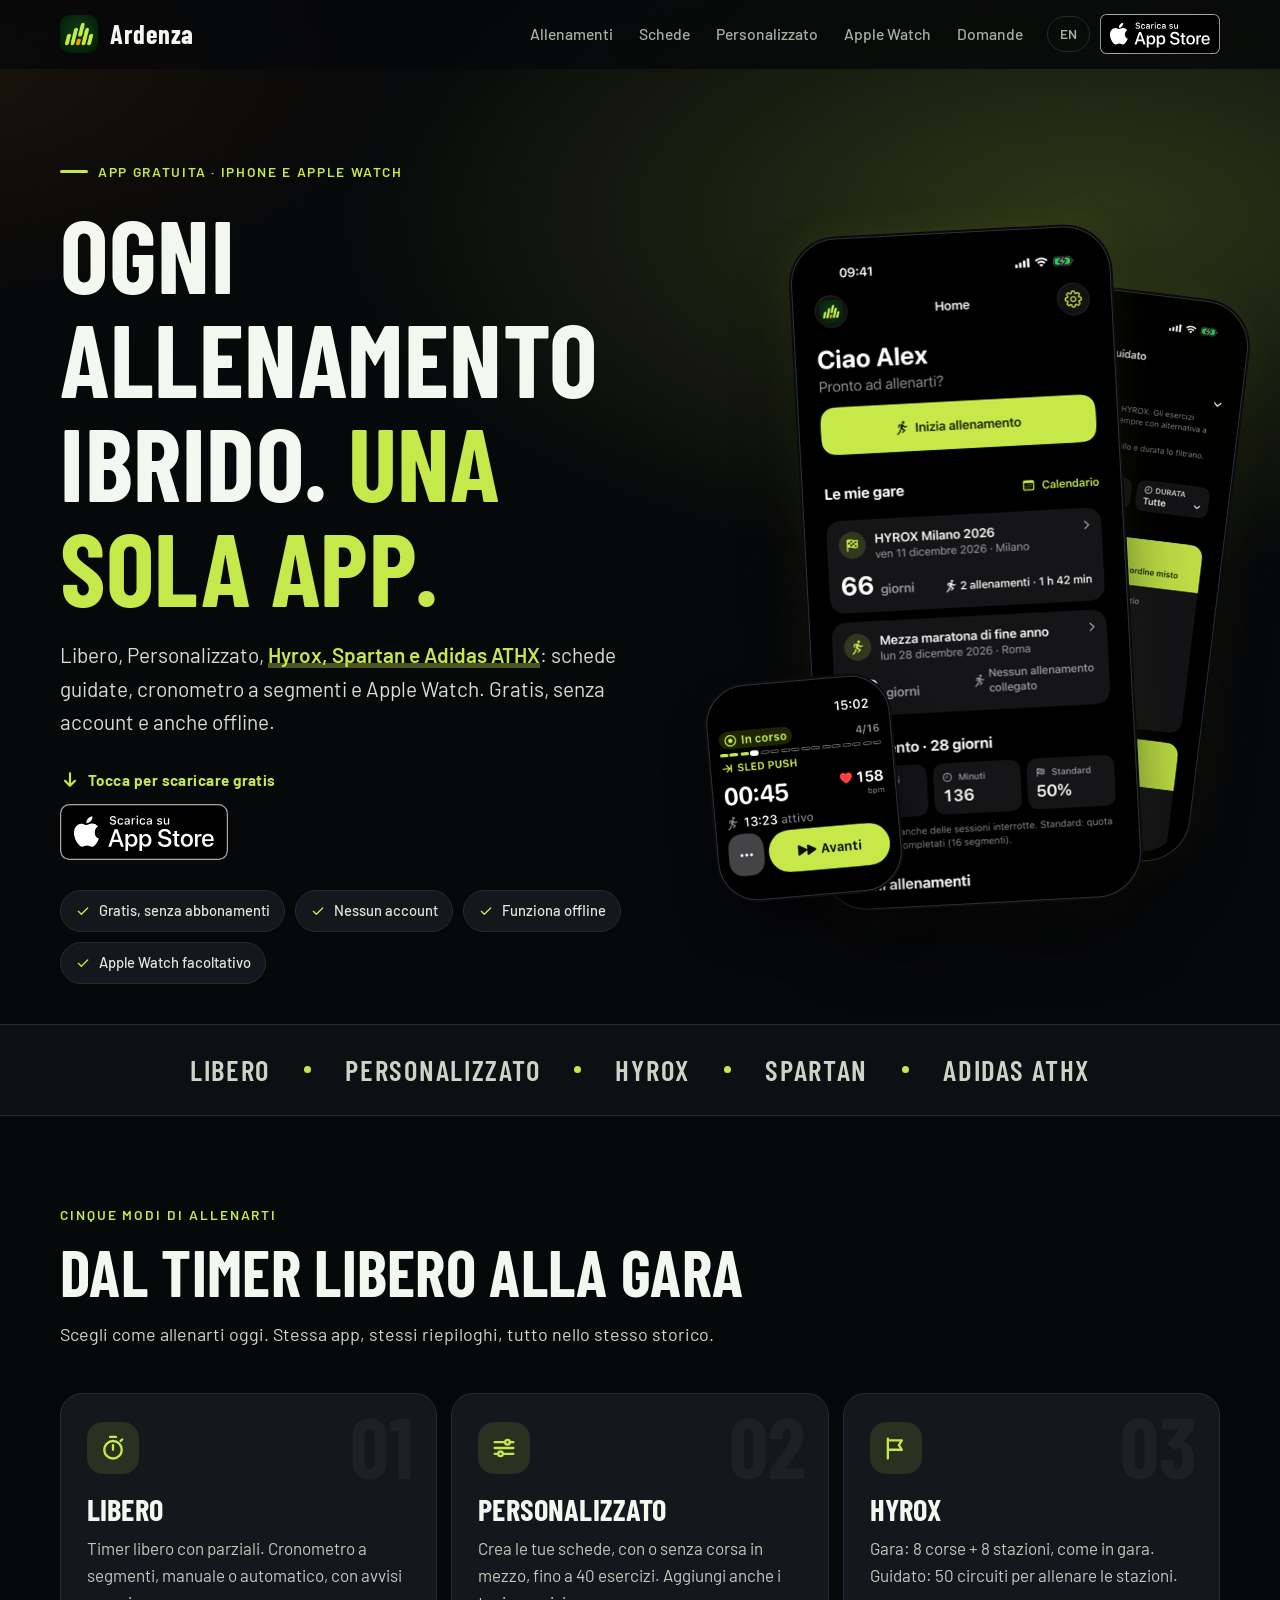
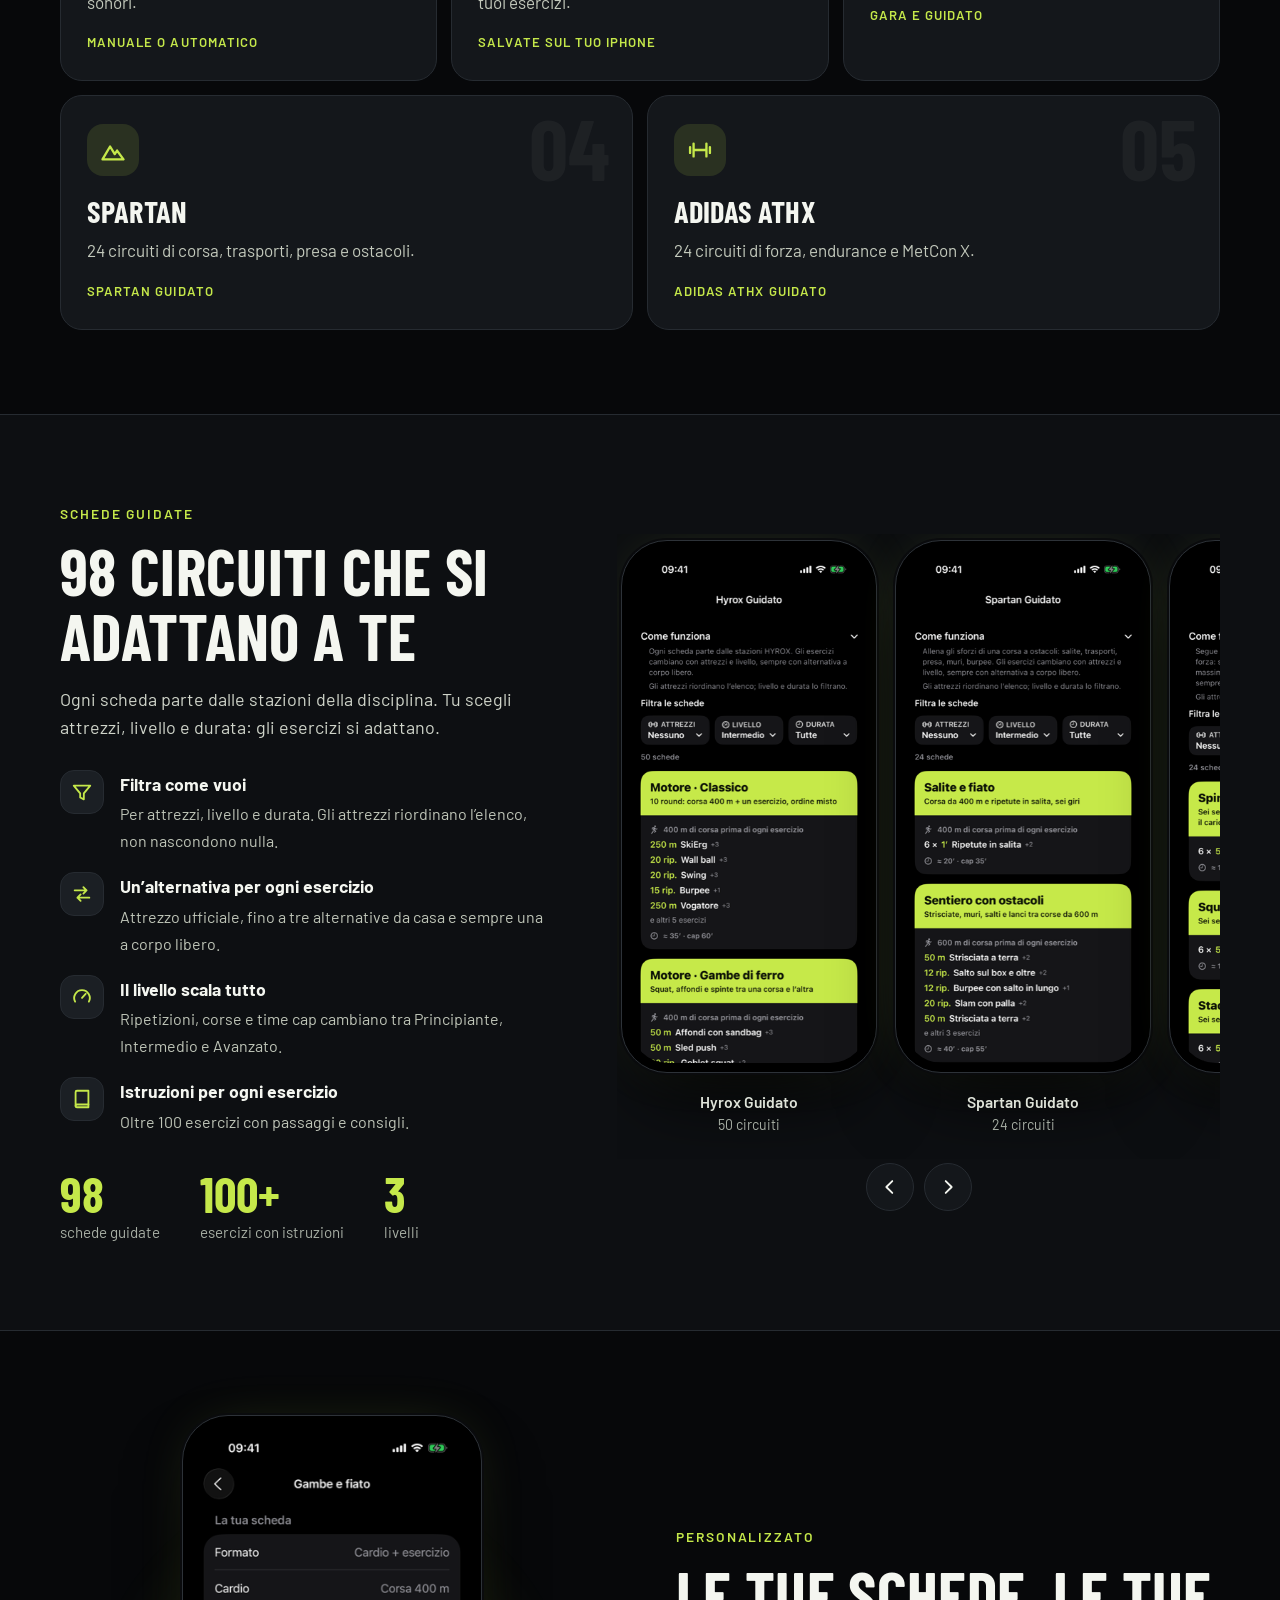
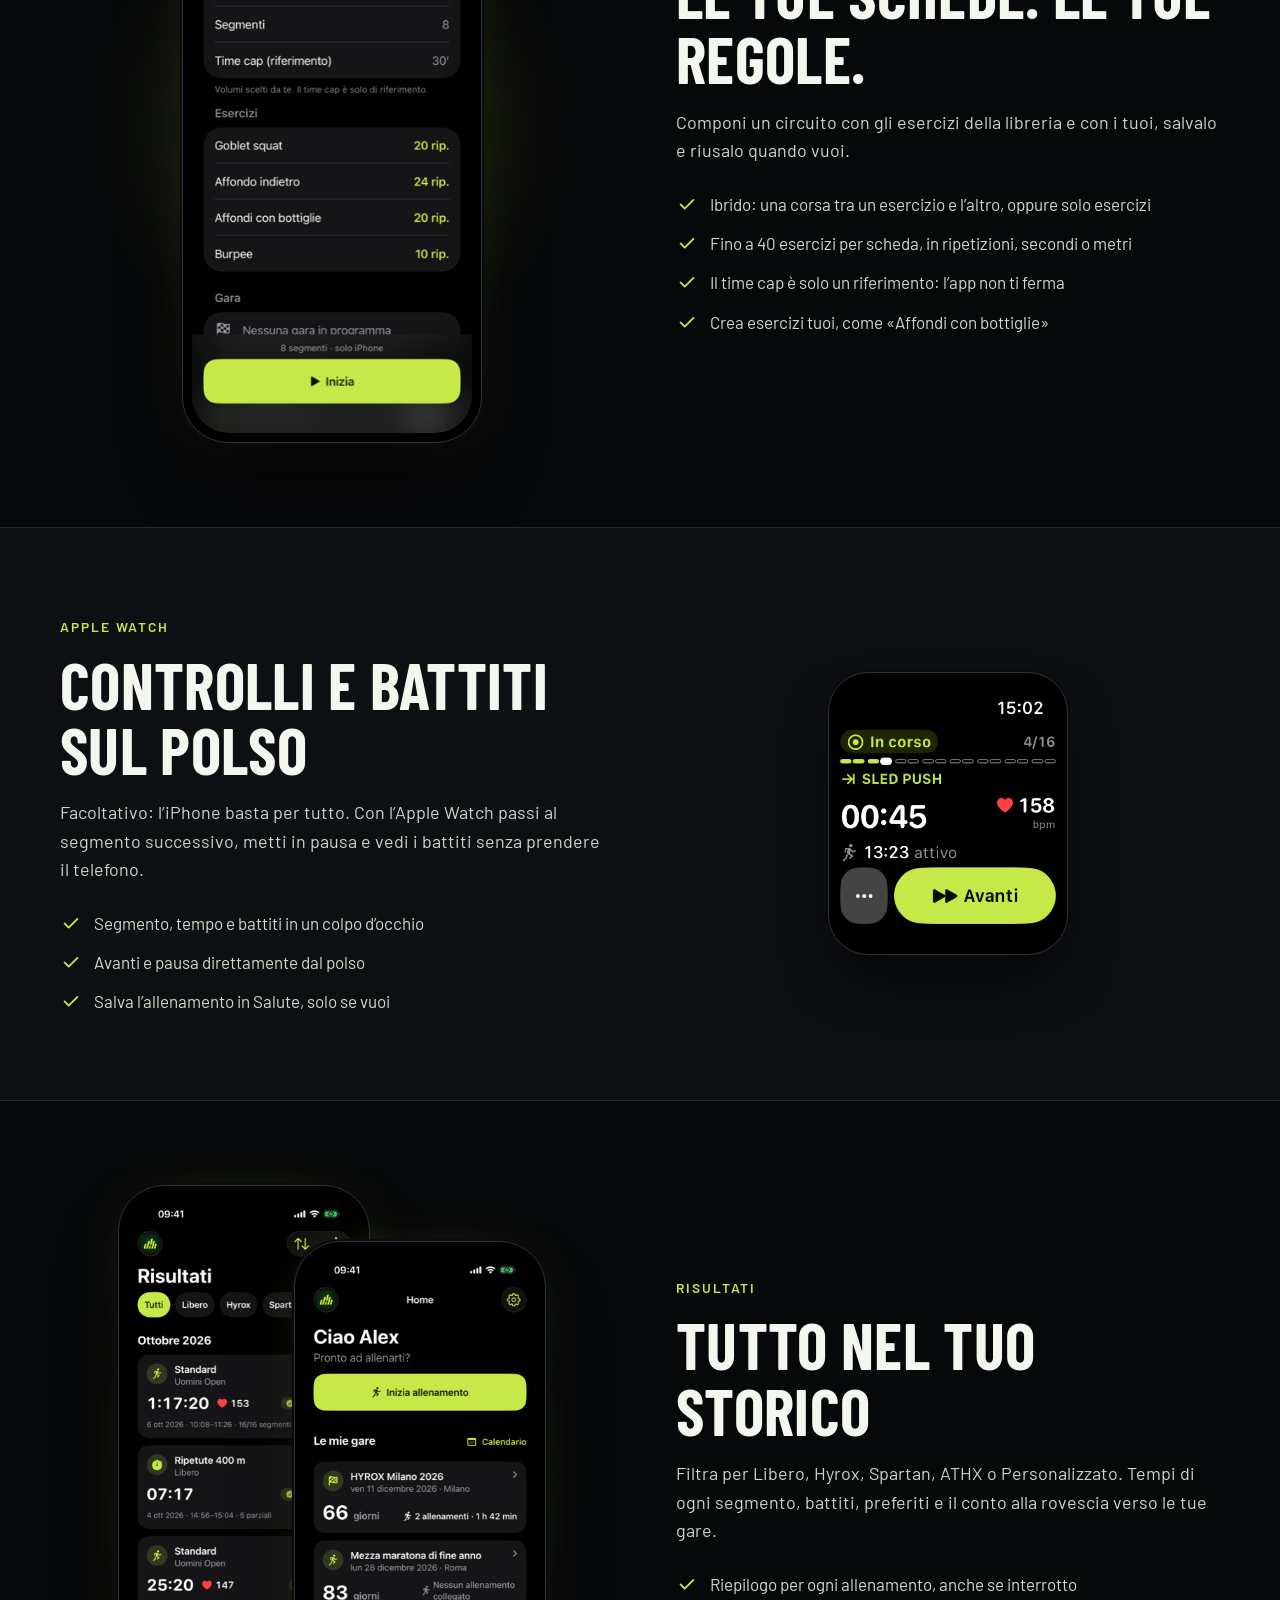
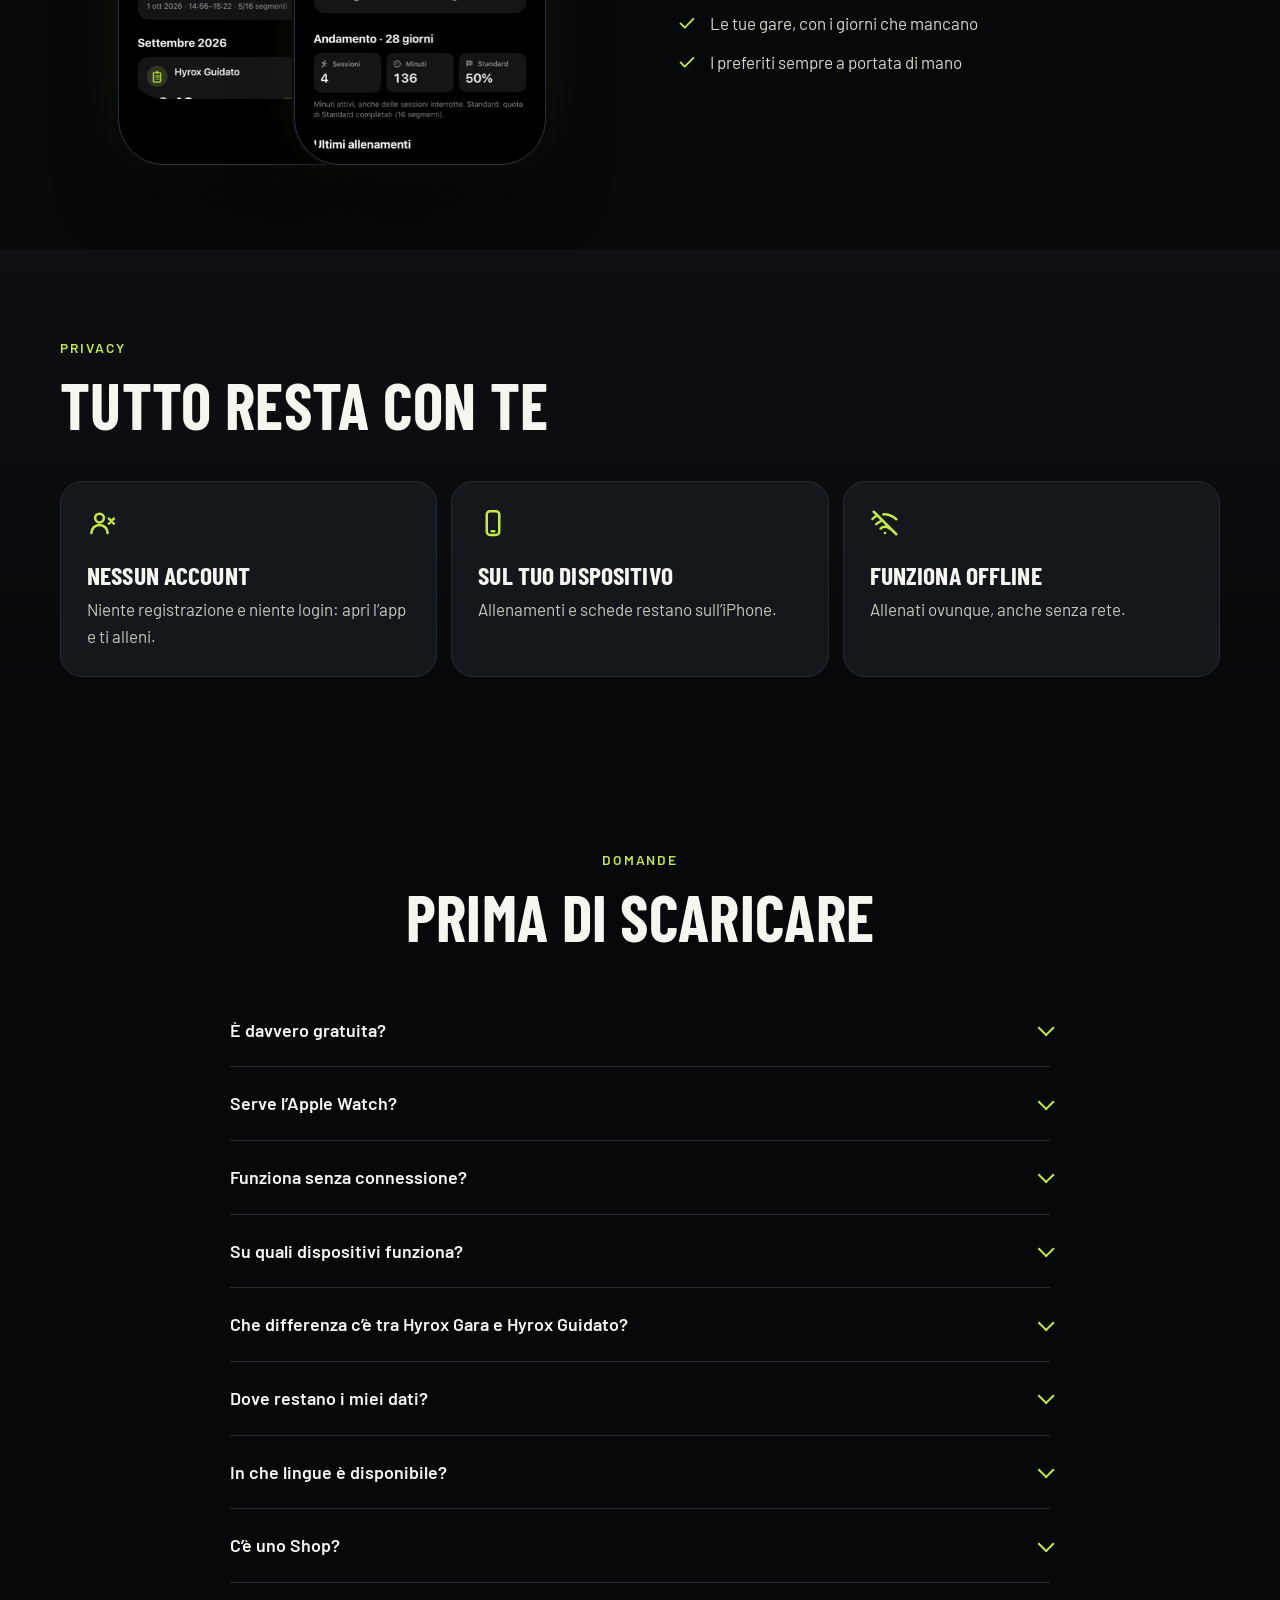
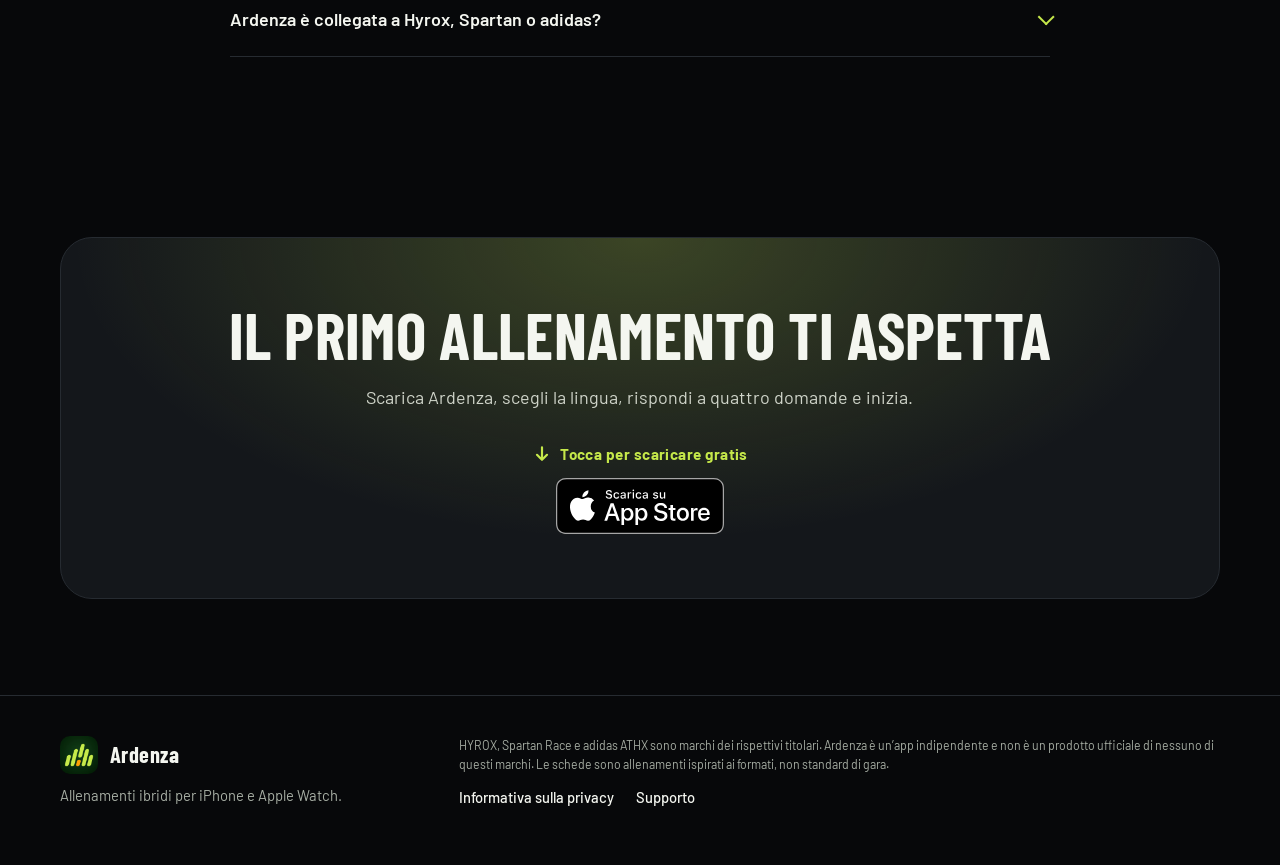
<file: index.html>
<!doctype html>
<html lang="it">
<head>
<meta charset="utf-8">
<meta name="viewport" content="width=device-width, initial-scale=1, viewport-fit=cover">
<title>Ardenza · Allenamenti ibridi: Hyrox, Spartan, Adidas ATHX · App gratuita per iPhone</title>
<meta name="description" content="Un’unica app gratuita per allenarti libero, personalizzato, Hyrox, Spartan e Adidas ATHX. 98 schede guidate, cronometro a segmenti, Apple Watch. Senza account, anche offline.">
<meta name="theme-color" content="#07080a">
<meta name="color-scheme" content="dark">
<meta name="robots" content="noindex">
<meta property="og:type" content="website">
<meta property="og:title" content="Ardenza · Allenamenti ibridi: Hyrox, Spartan, Adidas ATHX · App gratuita per iPhone">
<meta property="og:description" content="Un’unica app gratuita per allenarti libero, personalizzato, Hyrox, Spartan e Adidas ATHX. 98 schede guidate, cronometro a segmenti, Apple Watch. Senza account, anche offline.">
<link rel="icon" type="image/png" href="assets/img/favicon.png">
<link rel="apple-touch-icon" href="assets/img/icon.png">
<link rel="preconnect" href="https://fonts.googleapis.com">
<link rel="preconnect" href="https://fonts.gstatic.com" crossorigin>
<link href="https://fonts.googleapis.com/css2?family=Barlow+Condensed:wght@500;600;700&family=Barlow:wght@400;500;600;700&display=swap" rel="stylesheet">
<link rel="stylesheet" href="assets/css/style.css">
</head>
<body>
<a class="skip" href="#main">Vai al contenuto</a>

<header class="nav">
  <div class="wrap nav-in">
    <a class="brand" href="#top" aria-label="Ardenza"><img src="assets/img/icon.png" width="38" height="38" alt="">Ardenza</a>
    <nav class="nav-links" aria-label="Home"><a href="#modi">Allenamenti</a><a href="#schede">Schede</a><a href="#personalizzato">Personalizzato</a><a href="#watch">Apple Watch</a><a href="#faq">Domande</a></nav>
    <div class="nav-end">
      <a class="lang" href="en/" hreflang="en" lang="en" title="Read this page in English">EN</a>
      <span class="store store-sm"><a class="badge" data-store data-soon="Presto su App Store" href="#" aria-label="Scarica su App Store"><img src="assets/img/app-store-badge-it.svg" alt="Scarica su App Store" height="40" width="120" decoding="async"></a></span>
    </div>
  </div>
</header>

<main id="main">
<section class="hero" id="top">
  <div class="wrap hero-grid">
    <div>
      <span class="eyebrow rv">App gratuita · iPhone e Apple Watch</span>
      <h1 class="rv d1">Ogni allenamento ibrido. <em>Una sola app.</em></h1>
      <p class="lead rv d2">Libero, Personalizzato, <strong class="hl">Hyrox, Spartan e Adidas ATHX</strong>: schede guidate, cronometro a segmenti e Apple Watch. Gratis, senza account e anche offline.</p>
      <div class="cta-row rv d2">
        <span class="store store-lg"><span class="store-hint" data-store-hint hidden aria-hidden="true"><svg viewBox="0 0 24 24" fill="none" stroke="currentColor" stroke-width="2.6" stroke-linecap="round" stroke-linejoin="round" aria-hidden="true" focusable="false"><path d="M12 4v15m0 0-6-6m6 6 6-6"/></svg>Tocca per scaricare gratis</span><a class="badge" data-store data-soon="Presto su App Store" href="#" aria-label="Scarica su App Store"><img src="assets/img/app-store-badge-it.svg" alt="Scarica su App Store" height="40" width="120" decoding="async"></a></span>
      </div>
      <ul class="chips rv d3"><li><svg viewBox="0 0 24 24" fill="none" stroke="currentColor" stroke-width="2" stroke-linecap="round" stroke-linejoin="round" aria-hidden="true" focusable="false"><path d="m5 12.5 4.5 4.5L19 7.5"/></svg>Gratis, senza abbonamenti</li><li><svg viewBox="0 0 24 24" fill="none" stroke="currentColor" stroke-width="2" stroke-linecap="round" stroke-linejoin="round" aria-hidden="true" focusable="false"><path d="m5 12.5 4.5 4.5L19 7.5"/></svg>Nessun account</li><li><svg viewBox="0 0 24 24" fill="none" stroke="currentColor" stroke-width="2" stroke-linecap="round" stroke-linejoin="round" aria-hidden="true" focusable="false"><path d="m5 12.5 4.5 4.5L19 7.5"/></svg>Funziona offline</li><li><svg viewBox="0 0 24 24" fill="none" stroke="currentColor" stroke-width="2" stroke-linecap="round" stroke-linejoin="round" aria-hidden="true" focusable="false"><path d="m5 12.5 4.5 4.5L19 7.5"/></svg>Apple Watch facoltativo</li></ul>
    </div>
    <div class="stage rv d2" aria-hidden="false">
      <div class="phone back"><img src="assets/img/it/guidedSetup.png" width="720" height="1566" alt="Galleria Hyrox Guidato con filtri per attrezzi, livello e durata" decoding="async"></div>
      <div class="phone front"><img src="assets/img/it/home.png" width="720" height="1566" alt="Home di Ardenza in modalità scura con le gare, l’andamento e il pulsante Inizia allenamento" fetchpriority="high" decoding="async"></div>
      <div class="watch"><img src="assets/img/it/watch.png" width="520" height="620" alt="Apple Watch durante un allenamento: segmento, tempo, battiti e pulsante Avanti" decoding="async"></div>
    </div>
  </div>
</section>

<div class="strip" aria-hidden="true"><div class="wrap"><ul><li>Libero</li><li>Personalizzato</li><li>Hyrox</li><li>Spartan</li><li>Adidas ATHX</li></ul></div></div>

<section id="modi">
  <div class="wrap">
    <div class="sec-head rv"><span class="kicker">Cinque modi di allenarti</span><h2>Dal timer libero alla gara</h2><p class="sec-lead">Scegli come allenarti oggi. Stessa app, stessi riepiloghi, tutto nello stesso storico.</p></div>
    <div class="modes"><article class="mode  rv d1"><span class="num" aria-hidden="true">01</span><div class="ico"><svg viewBox="0 0 24 24" fill="none" stroke="currentColor" stroke-width="2" stroke-linecap="round" stroke-linejoin="round" aria-hidden="true" focusable="false"><circle cx="12" cy="13.5" r="7.5"/><path d="M12 13.5V9.5M9.5 2.5h5M18.5 6l1.4-1.4"/></svg></div><h3>Libero</h3><p>Timer libero con parziali. Cronometro a segmenti, manuale o automatico, con avvisi sonori.</p><span class="tag">Manuale o automatico</span></article><article class="mode  rv d2"><span class="num" aria-hidden="true">02</span><div class="ico"><svg viewBox="0 0 24 24" fill="none" stroke="currentColor" stroke-width="2" stroke-linecap="round" stroke-linejoin="round" aria-hidden="true" focusable="false"><path d="M4 7h9m4 0h3M4 17h3m4 0h9M4 12h16"/><circle cx="15" cy="7" r="2"/><circle cx="9" cy="17" r="2"/></svg></div><h3>Personalizzato</h3><p>Crea le tue schede, con o senza corsa in mezzo, fino a 40 esercizi. Aggiungi anche i tuoi esercizi.</p><span class="tag">Salvate sul tuo iPhone</span></article><article class="mode  rv d3"><span class="num" aria-hidden="true">03</span><div class="ico"><svg viewBox="0 0 24 24" fill="none" stroke="currentColor" stroke-width="2" stroke-linecap="round" stroke-linejoin="round" aria-hidden="true" focusable="false"><path d="M5 21V4m0 1.5h12l-2.5 4 2.5 4H5"/></svg></div><h3>Hyrox</h3><p>Gara: 8 corse + 8 stazioni, come in gara. Guidato: 50 circuiti per allenare le stazioni.</p><span class="tag">Gara e Guidato</span></article><article class="mode wide rv d1"><span class="num" aria-hidden="true">04</span><div class="ico"><svg viewBox="0 0 24 24" fill="none" stroke="currentColor" stroke-width="2" stroke-linecap="round" stroke-linejoin="round" aria-hidden="true" focusable="false"><path d="m3 20 6.5-11 4 6.5 2-3L21 20H3Z"/></svg></div><h3>Spartan</h3><p>24 circuiti di corsa, trasporti, presa e ostacoli.</p><span class="tag">Spartan Guidato</span></article><article class="mode wide rv d2"><span class="num" aria-hidden="true">05</span><div class="ico"><svg viewBox="0 0 24 24" fill="none" stroke="currentColor" stroke-width="2" stroke-linecap="round" stroke-linejoin="round" aria-hidden="true" focusable="false"><path d="M6.5 6.5v11m11-11v11M3.5 9.5v5M20.5 9.5v5M6.5 12h11"/></svg></div><h3>Adidas ATHX</h3><p>24 circuiti di forza, endurance e MetCon X.</p><span class="tag">Adidas ATHX Guidato</span></article></div>
  </div>
</section>

<section class="showcase" id="schede">
  <div class="wrap cards-layout">
    <div>
      <div class="rv"><span class="kicker">Schede guidate</span><h2>98 circuiti che si adattano a te</h2><p class="sec-lead">Ogni scheda parte dalle stazioni della disciplina. Tu scegli attrezzi, livello e durata: gli esercizi si adattano.</p></div>
      <ul class="points rv d1"><li><span class="pi"><svg viewBox="0 0 24 24" fill="none" stroke="currentColor" stroke-width="2" stroke-linecap="round" stroke-linejoin="round" aria-hidden="true" focusable="false"><path d="M3 5h18l-7 8.5V20l-4-2v-4.5L3 5Z"/></svg></span><div><strong>Filtra come vuoi</strong><span>Per attrezzi, livello e durata. Gli attrezzi riordinano l’elenco, non nascondono nulla.</span></div></li><li><span class="pi"><svg viewBox="0 0 24 24" fill="none" stroke="currentColor" stroke-width="2" stroke-linecap="round" stroke-linejoin="round" aria-hidden="true" focusable="false"><path d="M4 8h13m0 0-3.5-3.5M17 8l-3.5 3.5M20 16H7m0 0 3.5-3.5M7 16l3.5 3.5"/></svg></span><div><strong>Un’alternativa per ogni esercizio</strong><span>Attrezzo ufficiale, fino a tre alternative da casa e sempre una a corpo libero.</span></div></li><li><span class="pi"><svg viewBox="0 0 24 24" fill="none" stroke="currentColor" stroke-width="2" stroke-linecap="round" stroke-linejoin="round" aria-hidden="true" focusable="false"><path d="M4.5 17a8.5 8.5 0 1 1 15 0"/><path d="m12 13 4-4.5"/></svg></span><div><strong>Il livello scala tutto</strong><span>Ripetizioni, corse e time cap cambiano tra Principiante, Intermedio e Avanzato.</span></div></li><li><span class="pi"><svg viewBox="0 0 24 24" fill="none" stroke="currentColor" stroke-width="2" stroke-linecap="round" stroke-linejoin="round" aria-hidden="true" focusable="false"><path d="M5 4.5A1.5 1.5 0 0 1 6.5 3H19v15H6.5A1.5 1.5 0 0 0 5 19.5v-15Z"/><path d="M5 19.5A1.5 1.5 0 0 0 6.5 21H19v-3"/></svg></span><div><strong>Istruzioni per ogni esercizio</strong><span>Oltre 100 esercizi con passaggi e consigli.</span></div></li></ul>
      <div class="stats rv d2"><div class="stat"><b>98</b><span>schede guidate</span></div><div class="stat"><b>100+</b><span>esercizi con istruzioni</span></div><div class="stat"><b>3</b><span>livelli</span></div></div>
    </div>
    <div class="carousel rv d1" role="region" aria-roledescription="carousel" aria-label="Schermate dell’app">
      <div class="track" tabindex="0"><figure class="slide"><div class="phone "><img src="assets/img/it/guidedSetup.png" width="720" height="1566" alt="Galleria Hyrox Guidato con filtri per attrezzi, livello e durata" loading="lazy" decoding="async"></div><figcaption>Hyrox Guidato<small>50 circuiti</small></figcaption></figure><figure class="slide"><div class="phone "><img src="assets/img/it/spartanGallery.png" width="720" height="1566" alt="Galleria Spartan Guidato con 24 schede" loading="lazy" decoding="async"></div><figcaption>Spartan Guidato<small>24 circuiti</small></figcaption></figure><figure class="slide"><div class="phone "><img src="assets/img/it/athxGallery.png" width="720" height="1566" alt="Galleria Adidas ATHX Guidato con 24 schede" loading="lazy" decoding="async"></div><figcaption>Adidas ATHX Guidato<small>24 circuiti</small></figcaption></figure><figure class="slide"><div class="phone "><img src="assets/img/it/guidedPlan.png" width="720" height="1566" alt="Dettaglio di una scheda con livello, attrezzi, durata stimata ed esercizi con alternative" loading="lazy" decoding="async"></div><figcaption>Dettaglio scheda<small>livello, attrezzi, alternative</small></figcaption></figure><figure class="slide"><div class="phone "><img src="assets/img/it/trainingMenu.png" width="720" height="1566" alt="Menu Allenamenti con Libero, Personalizzato, Hyrox, Spartan e Adidas ATHX" loading="lazy" decoding="async"></div><figcaption>Il menu Allenamenti<small>tutto in un posto</small></figcaption></figure></div>
      <div class="car-ctl">
        <button type="button" data-prev aria-label="Precedente"><svg viewBox="0 0 24 24" fill="none" stroke="currentColor" stroke-width="2" stroke-linecap="round" stroke-linejoin="round" aria-hidden="true" focusable="false"><path d="m14.5 5.5-6.5 6.5 6.5 6.5"/></svg></button>
        <button type="button" data-next aria-label="Successivo"><svg viewBox="0 0 24 24" fill="none" stroke="currentColor" stroke-width="2" stroke-linecap="round" stroke-linejoin="round" aria-hidden="true" focusable="false"><path d="m9.5 5.5 6.5 6.5-6.5 6.5"/></svg></button>
      </div>
    </div>
  </div>
</section>

<section id="personalizzato">
  <div class="wrap split">
    <div class="media rv"><span class="glow"></span><div class="phone "><img src="assets/img/it/customDetail.png" width="720" height="1566" alt="Una scheda personalizzata con corsa da 400 m e quattro esercizi, tra cui uno creato dall’utente" loading="lazy" decoding="async"></div></div>
    <div class="rv d1">
      <span class="kicker">Personalizzato</span><h2>Le tue schede. Le tue regole.</h2><p class="sec-lead">Componi un circuito con gli esercizi della libreria e con i tuoi, salvalo e riusalo quando vuoi.</p>
      <ul class="list"><li><svg viewBox="0 0 24 24" fill="none" stroke="currentColor" stroke-width="2" stroke-linecap="round" stroke-linejoin="round" aria-hidden="true" focusable="false"><path d="m5 12.5 4.5 4.5L19 7.5"/></svg><span>Ibrido: una corsa tra un esercizio e l’altro, oppure solo esercizi</span></li><li><svg viewBox="0 0 24 24" fill="none" stroke="currentColor" stroke-width="2" stroke-linecap="round" stroke-linejoin="round" aria-hidden="true" focusable="false"><path d="m5 12.5 4.5 4.5L19 7.5"/></svg><span>Fino a 40 esercizi per scheda, in ripetizioni, secondi o metri</span></li><li><svg viewBox="0 0 24 24" fill="none" stroke="currentColor" stroke-width="2" stroke-linecap="round" stroke-linejoin="round" aria-hidden="true" focusable="false"><path d="m5 12.5 4.5 4.5L19 7.5"/></svg><span>Il time cap è solo un riferimento: l’app non ti ferma</span></li><li><svg viewBox="0 0 24 24" fill="none" stroke="currentColor" stroke-width="2" stroke-linecap="round" stroke-linejoin="round" aria-hidden="true" focusable="false"><path d="m5 12.5 4.5 4.5L19 7.5"/></svg><span>Crea esercizi tuoi, come «Affondi con bottiglie»</span></li></ul>
    </div>
  </div>
</section>

<section id="watch" class="showcase">
  <div class="wrap split flip">
    <div class="media rv"><span class="glow"></span><div class="watch"><img src="assets/img/it/watch.png" width="520" height="620" alt="Apple Watch durante un allenamento: segmento, tempo, battiti e pulsante Avanti" loading="lazy" decoding="async"></div></div>
    <div class="rv d1">
      <span class="kicker">Apple Watch</span><h2>Controlli e battiti sul polso</h2><p class="sec-lead">Facoltativo: l’iPhone basta per tutto. Con l’Apple Watch passi al segmento successivo, metti in pausa e vedi i battiti senza prendere il telefono.</p>
      <ul class="list"><li><svg viewBox="0 0 24 24" fill="none" stroke="currentColor" stroke-width="2" stroke-linecap="round" stroke-linejoin="round" aria-hidden="true" focusable="false"><path d="m5 12.5 4.5 4.5L19 7.5"/></svg><span>Segmento, tempo e battiti in un colpo d’occhio</span></li><li><svg viewBox="0 0 24 24" fill="none" stroke="currentColor" stroke-width="2" stroke-linecap="round" stroke-linejoin="round" aria-hidden="true" focusable="false"><path d="m5 12.5 4.5 4.5L19 7.5"/></svg><span>Avanti e pausa direttamente dal polso</span></li><li><svg viewBox="0 0 24 24" fill="none" stroke="currentColor" stroke-width="2" stroke-linecap="round" stroke-linejoin="round" aria-hidden="true" focusable="false"><path d="m5 12.5 4.5 4.5L19 7.5"/></svg><span>Salva l’allenamento in Salute, solo se vuoi</span></li></ul>
    </div>
  </div>
</section>

<section>
  <div class="wrap split">
    <div class="media pair rv"><span class="glow"></span><div class="phone "><img src="assets/img/it/results.png" width="720" height="1566" alt="Elenco Risultati con filtri Tutti, Libero, Hyrox, Spartan e ATHX" loading="lazy" decoding="async"></div><div class="phone "><img src="assets/img/it/home.png" width="720" height="1566" alt="Home di Ardenza in modalità scura con le gare, l’andamento e il pulsante Inizia allenamento" loading="lazy" decoding="async"></div></div>
    <div class="rv d1">
      <span class="kicker">Risultati</span><h2>Tutto nel tuo storico</h2><p class="sec-lead">Filtra per Libero, Hyrox, Spartan, ATHX o Personalizzato. Tempi di ogni segmento, battiti, preferiti e il conto alla rovescia verso le tue gare.</p>
      <ul class="list"><li><svg viewBox="0 0 24 24" fill="none" stroke="currentColor" stroke-width="2" stroke-linecap="round" stroke-linejoin="round" aria-hidden="true" focusable="false"><path d="m5 12.5 4.5 4.5L19 7.5"/></svg><span>Riepilogo per ogni allenamento, anche se interrotto</span></li><li><svg viewBox="0 0 24 24" fill="none" stroke="currentColor" stroke-width="2" stroke-linecap="round" stroke-linejoin="round" aria-hidden="true" focusable="false"><path d="m5 12.5 4.5 4.5L19 7.5"/></svg><span>Le tue gare, con i giorni che mancano</span></li><li><svg viewBox="0 0 24 24" fill="none" stroke="currentColor" stroke-width="2" stroke-linecap="round" stroke-linejoin="round" aria-hidden="true" focusable="false"><path d="m5 12.5 4.5 4.5L19 7.5"/></svg><span>I preferiti sempre a portata di mano</span></li></ul>
    </div>
  </div>
</section>

<section class="privacy">
  <div class="wrap">
    <div class="sec-head rv"><span class="kicker">Privacy</span><h2>Tutto resta con te</h2></div>
    <div class="p-grid"><div class="p-card rv"><svg viewBox="0 0 24 24" fill="none" stroke="currentColor" stroke-width="2" stroke-linecap="round" stroke-linejoin="round" aria-hidden="true" focusable="false"><circle cx="10" cy="8" r="3.5"/><path d="M3.5 20a6.5 6.5 0 0 1 13 0M17.5 8.5l4 4m0-4-4 4"/></svg><h3>Nessun account</h3><p>Niente registrazione e niente login: apri l’app e ti alleni.</p></div><div class="p-card rv"><svg viewBox="0 0 24 24" fill="none" stroke="currentColor" stroke-width="2" stroke-linecap="round" stroke-linejoin="round" aria-hidden="true" focusable="false"><rect x="7" y="2.5" width="10" height="19" rx="2.5"/><path d="M11 18.5h2"/></svg><h3>Sul tuo dispositivo</h3><p>Allenamenti e schede restano sull’iPhone.</p></div><div class="p-card rv"><svg viewBox="0 0 24 24" fill="none" stroke="currentColor" stroke-width="2" stroke-linecap="round" stroke-linejoin="round" aria-hidden="true" focusable="false"><path d="M3 3l18 18M8.5 16.4a5 5 0 0 1 7 0M5 12.9a10 10 0 0 1 3.1-2M10.7 5.1A15 15 0 0 1 21 9M2 8.8A15 15 0 0 1 5.4 6.2M12 20h.01"/></svg><h3>Funziona offline</h3><p>Allenati ovunque, anche senza rete.</p></div></div>
  </div>
</section>

<section id="faq">
  <div class="wrap">
    <div class="sec-head rv" style="text-align:center"><span class="kicker">Domande</span><h2>Prima di scaricare</h2></div>
    <div class="faq rv"><details><summary>È davvero gratuita?</summary><p>Sì. Nessun abbonamento, nessun acquisto nell’app e nessun account.</p></details><details><summary>Serve l’Apple Watch?</summary><p>No. L’iPhone basta per tutto; il Watch è facoltativo.</p></details><details><summary>Funziona senza connessione?</summary><p>Sì. Allenamenti, schede e storico funzionano offline.</p></details><details><summary>Su quali dispositivi funziona?</summary><p>iPhone con iOS 17 o successivo. L’app per Apple Watch richiede watchOS 10.</p></details><details><summary>Che differenza c’è tra Hyrox Gara e Hyrox Guidato?</summary><p>Gara segue il percorso standard: 8 corse e 8 stazioni, con distanze e carichi per divisione. Guidato propone circuiti per allenare le stazioni, anche a casa.</p></details><details><summary>Dove restano i miei dati?</summary><p>Sul tuo dispositivo. Se vuoi, puoi esportare un allenamento in Salute: decidi tu.</p></details><details><summary>In che lingue è disponibile?</summary><p>Italiano e inglese. Scegli alla prima apertura.</p></details><details><summary>C’è uno Shop?</summary><p>Sì: consigli di attrezzi e accessori per ogni disciplina, con link ad Amazon.it. Nessun acquisto nell’app.</p></details><details><summary>Ardenza è collegata a Hyrox, Spartan o adidas?</summary><p>No. Ardenza è un’app indipendente. HYROX, Spartan Race e adidas ATHX sono marchi dei rispettivi titolari, usati qui solo per indicare i formati che puoi allenare.</p></details></div>
  </div>
</section>

<section class="final">
  <div class="wrap"><div class="box rv">
    <h2>Il primo allenamento ti aspetta</h2>
    <p class="sec-lead">Scarica Ardenza, scegli la lingua, rispondi a quattro domande e inizia.</p>
    <div class="cta-row"><span class="store store-lg"><span class="store-hint" data-store-hint hidden aria-hidden="true"><svg viewBox="0 0 24 24" fill="none" stroke="currentColor" stroke-width="2.6" stroke-linecap="round" stroke-linejoin="round" aria-hidden="true" focusable="false"><path d="M12 4v15m0 0-6-6m6 6 6-6"/></svg>Tocca per scaricare gratis</span><a class="badge" data-store data-soon="Presto su App Store" href="#" aria-label="Scarica su App Store"><img src="assets/img/app-store-badge-it.svg" alt="Scarica su App Store" height="40" width="120" decoding="async"></a></span></div>
  </div></div>
</section>
</main>

<footer>
  <div class="wrap foot">
    <div><a class="brand" href="#top"><img src="assets/img/icon.png" width="38" height="38" alt="">Ardenza</a><p style="margin-top:10px">Allenamenti ibridi per iPhone e Apple Watch.</p></div>
    <div><small>HYROX, Spartan Race e adidas ATHX sono marchi dei rispettivi titolari. Ardenza è un’app indipendente e non è un prodotto ufficiale di nessuno di questi marchi. Le schede sono allenamenti ispirati ai formati, non standard di gara.</small><p class="foot-links" style="margin-top:12px"><a href="privacy/">Informativa sulla privacy</a><a href="supporto/">Supporto</a></p></div>
  </div>
</footer>

<script src="assets/js/config.js"></script>
<script src="assets/js/main.js"></script>
</body>
</html>
</file>
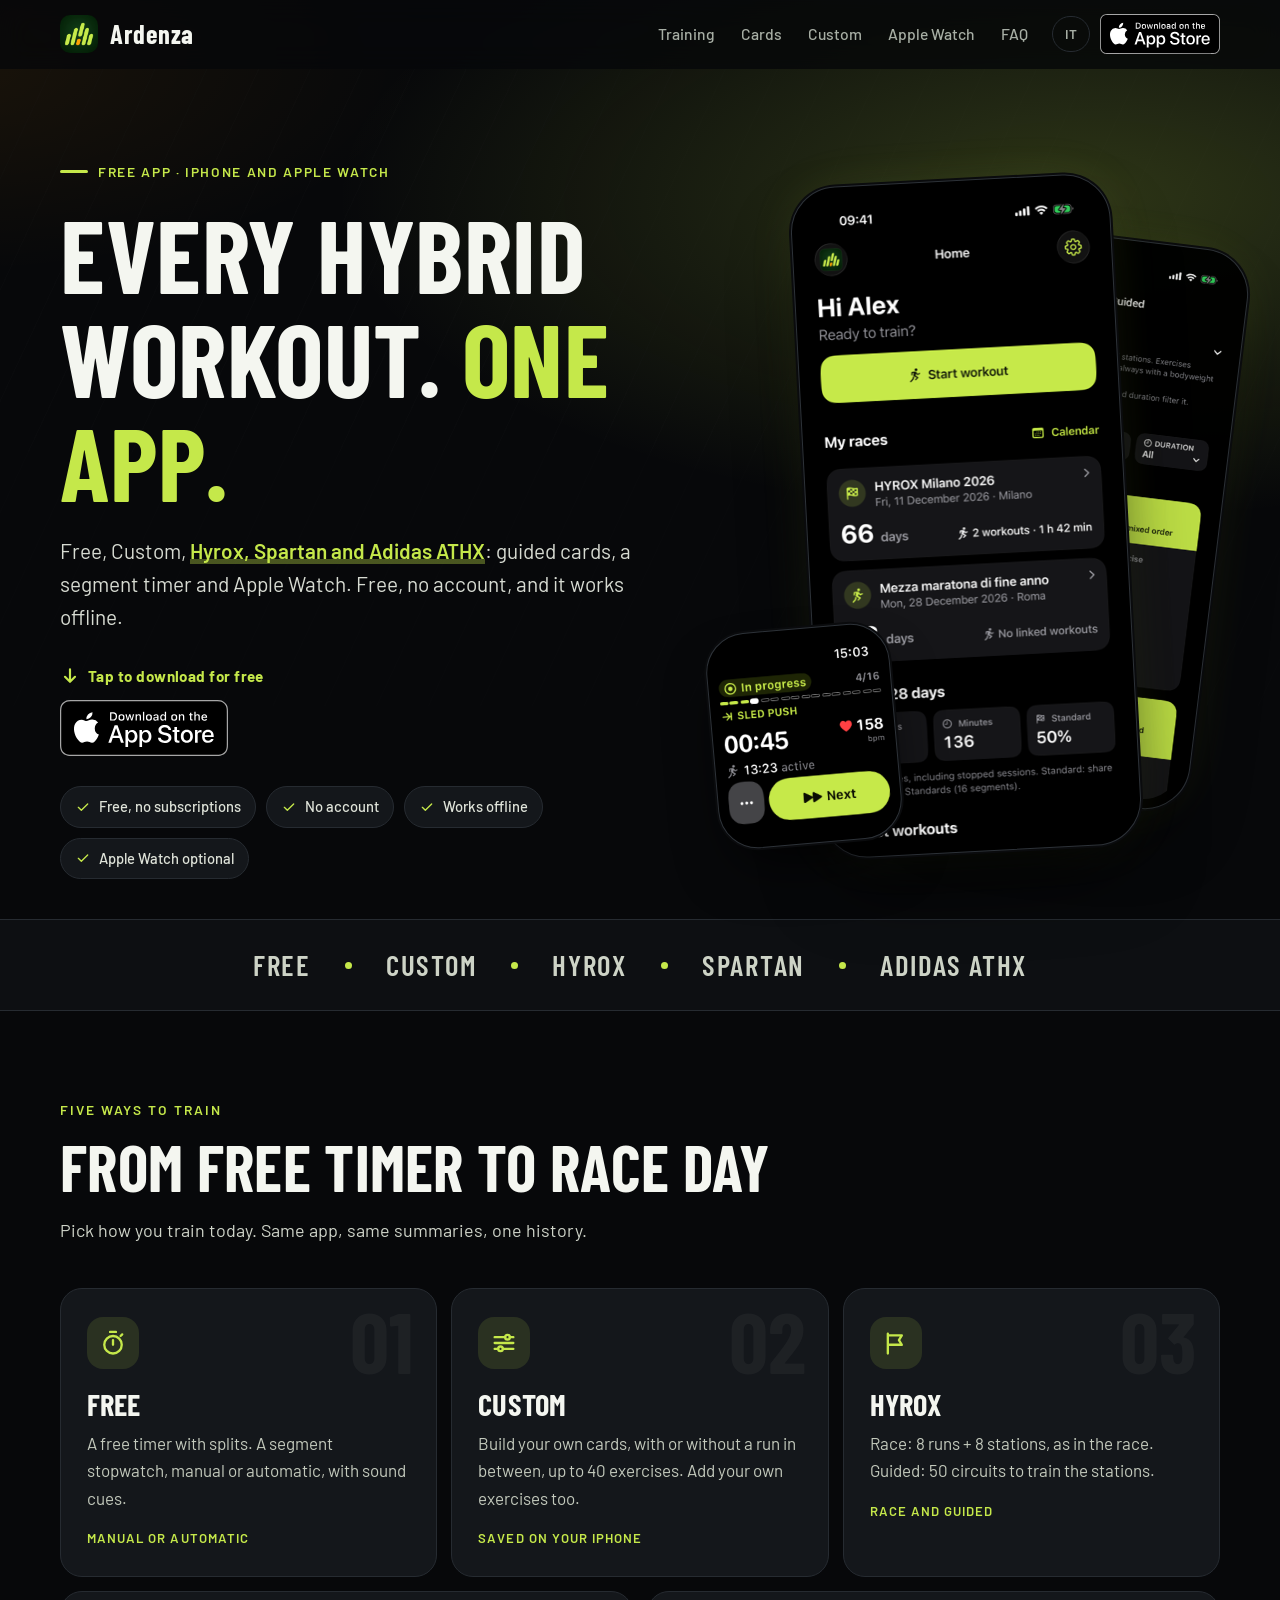
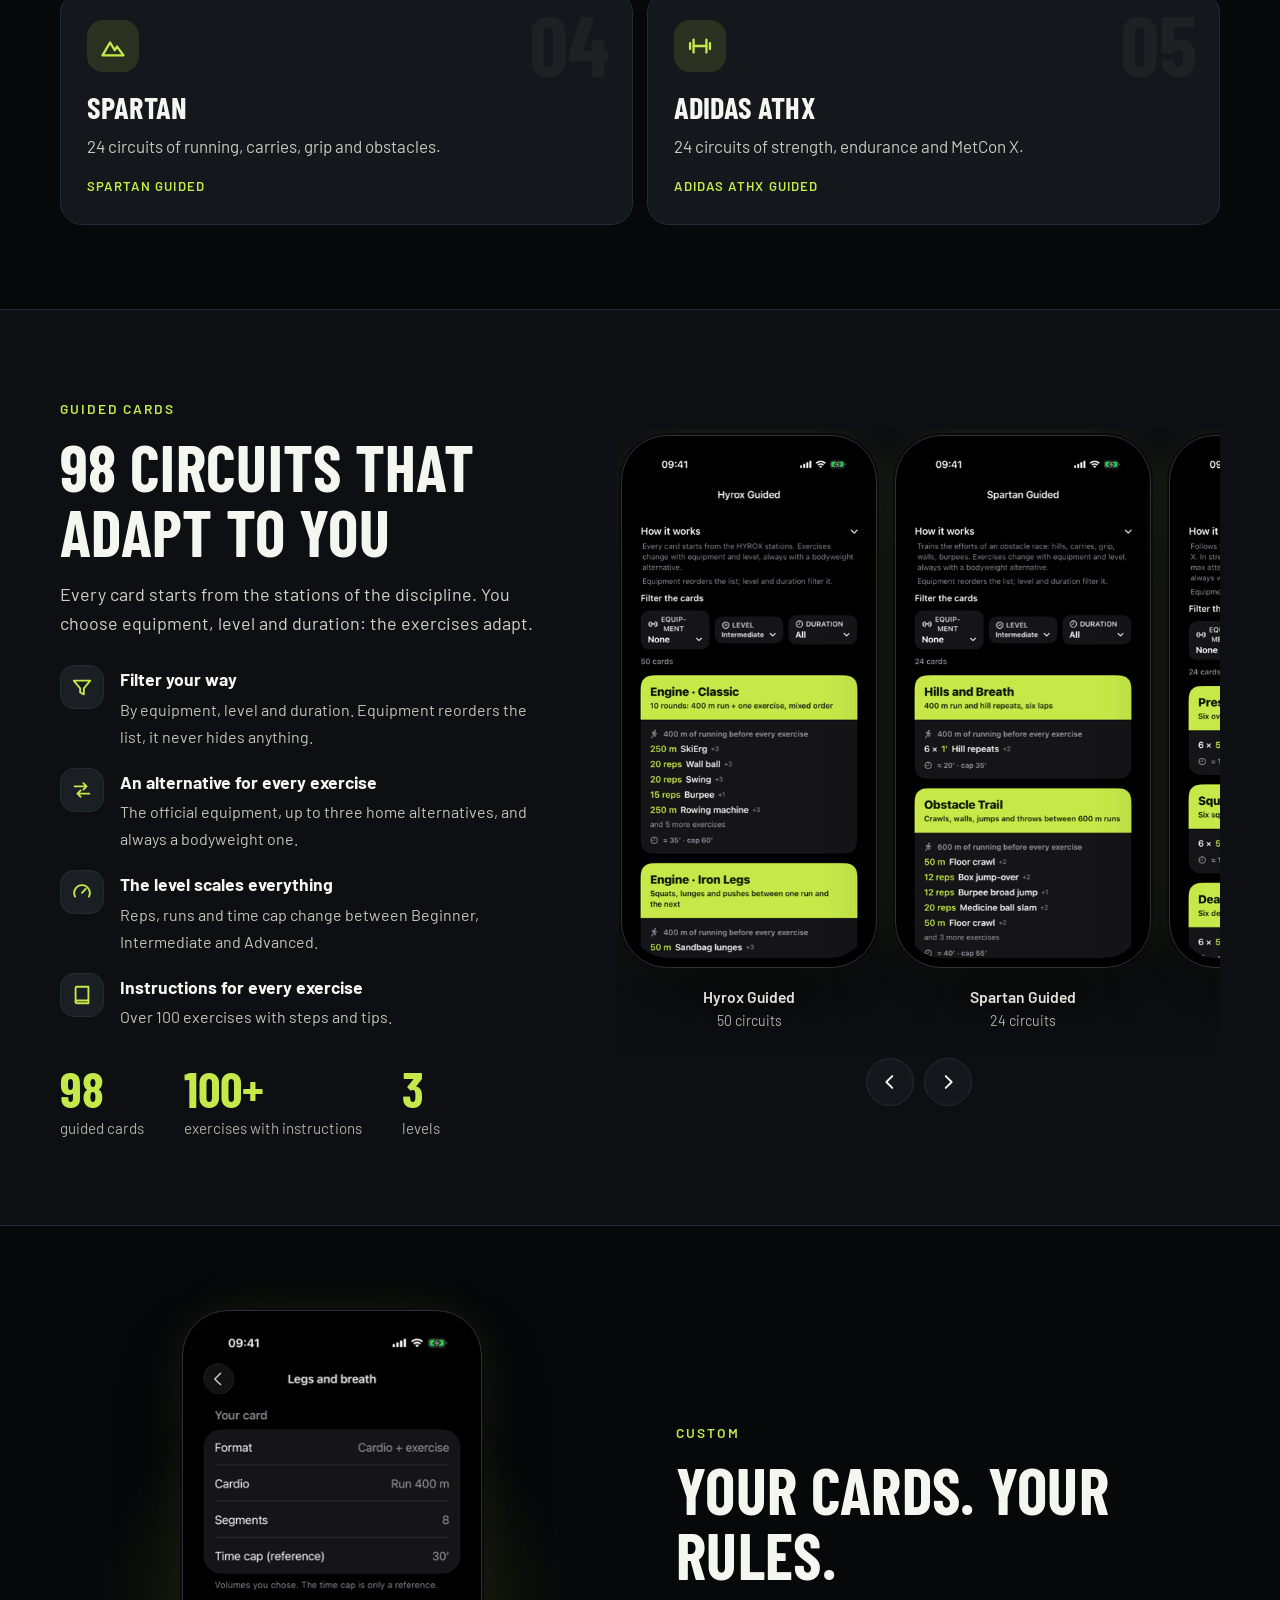
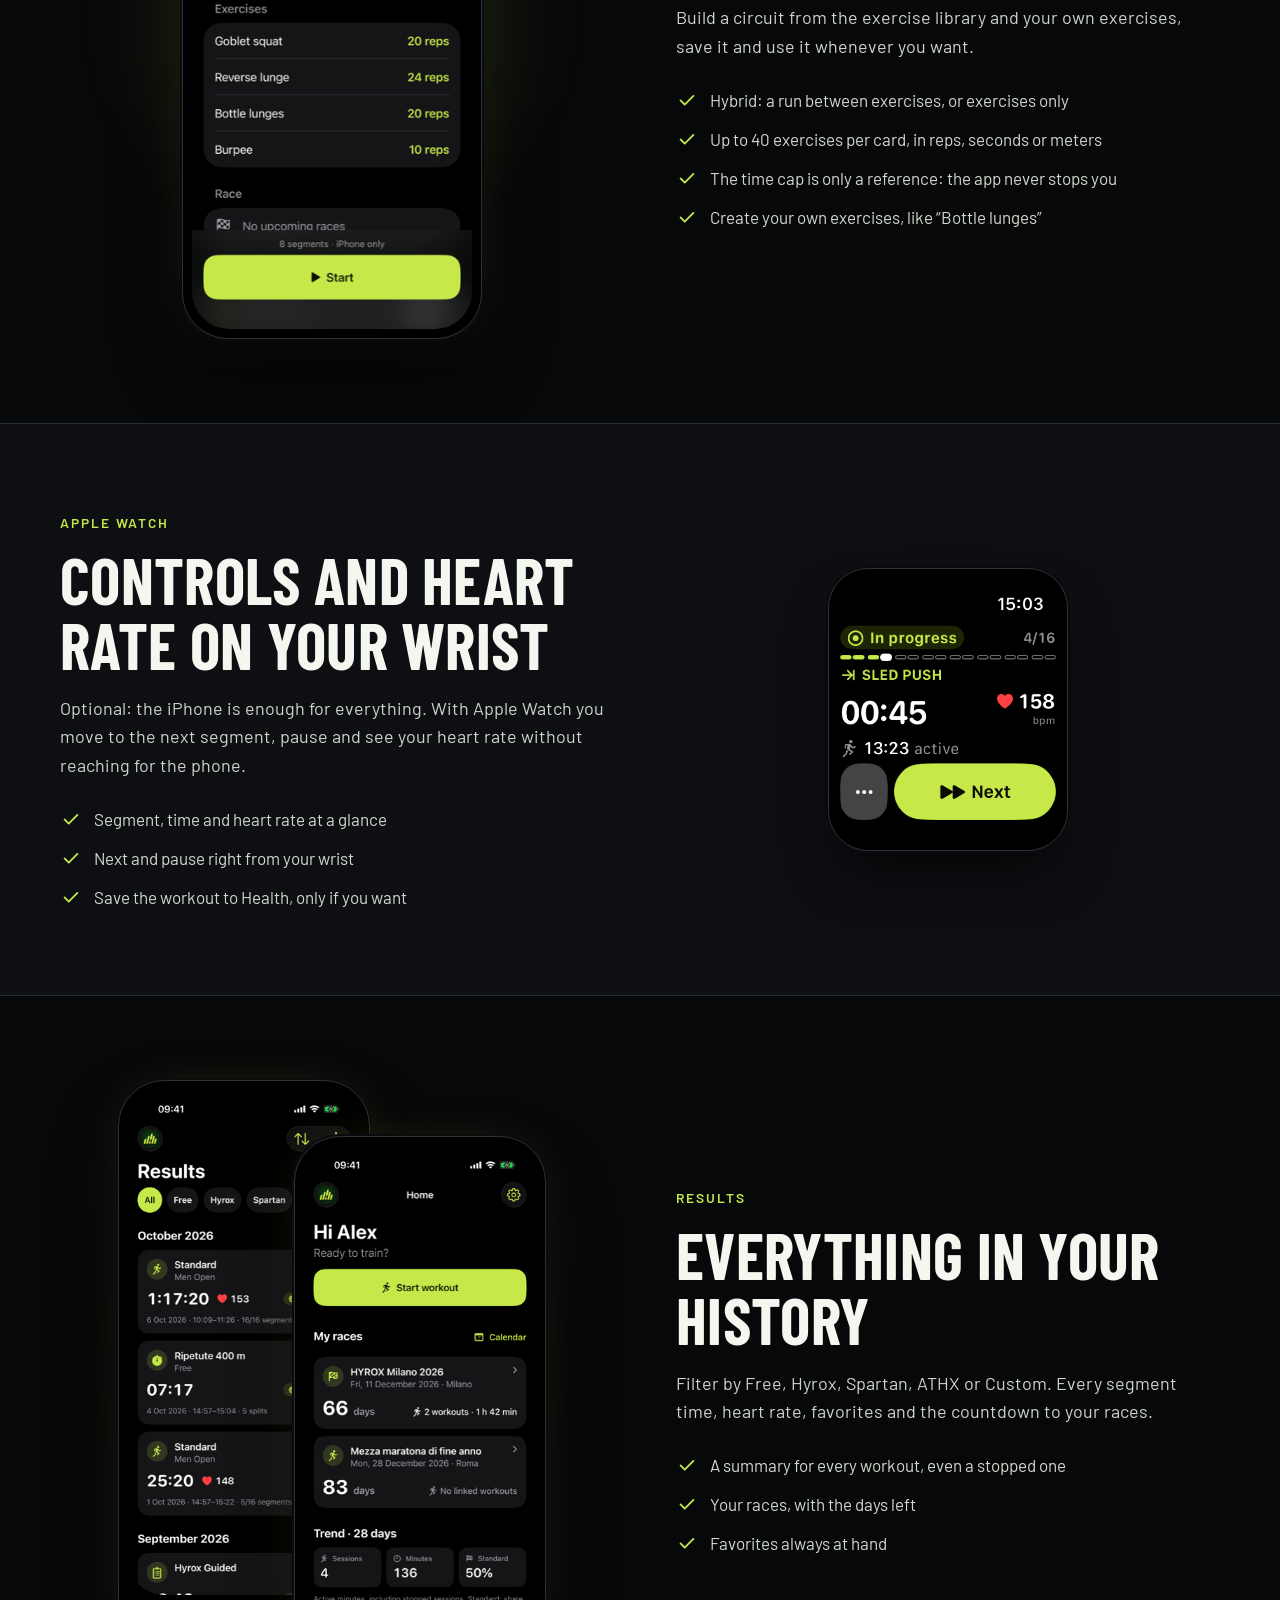
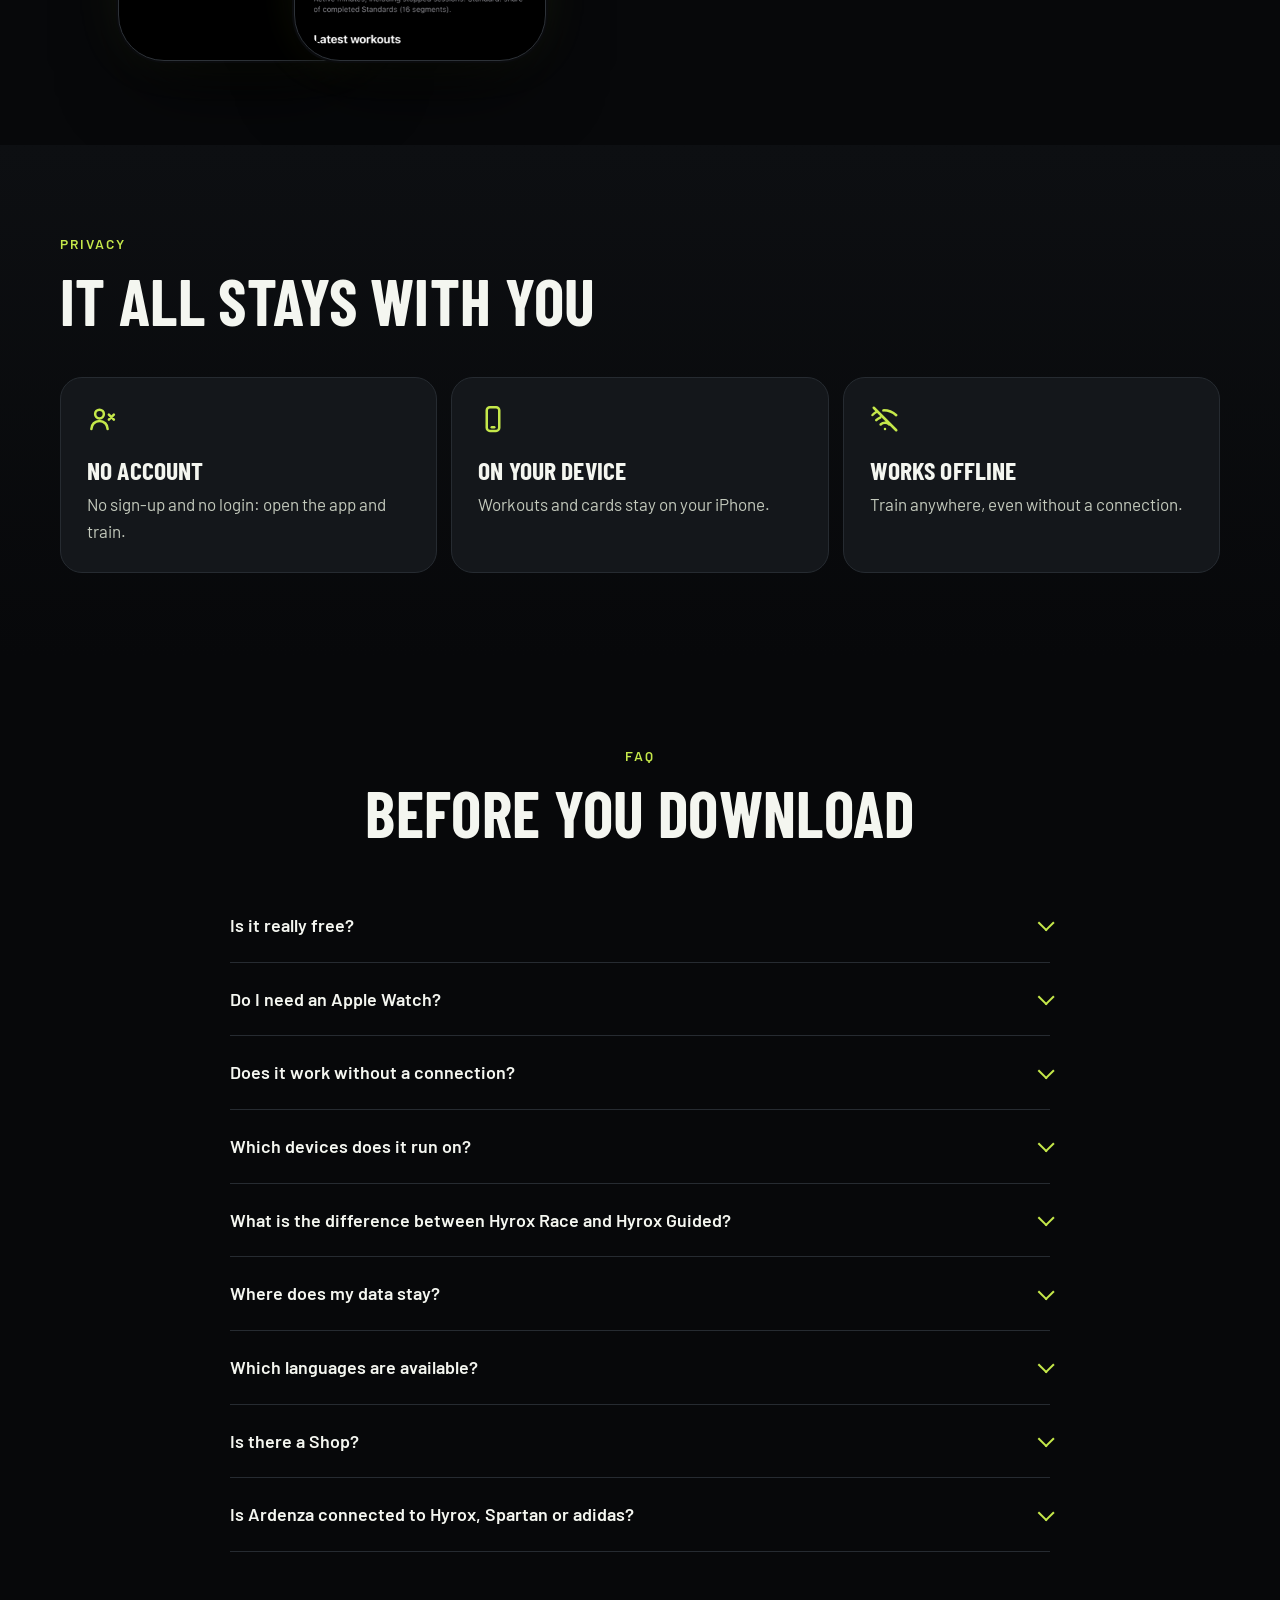
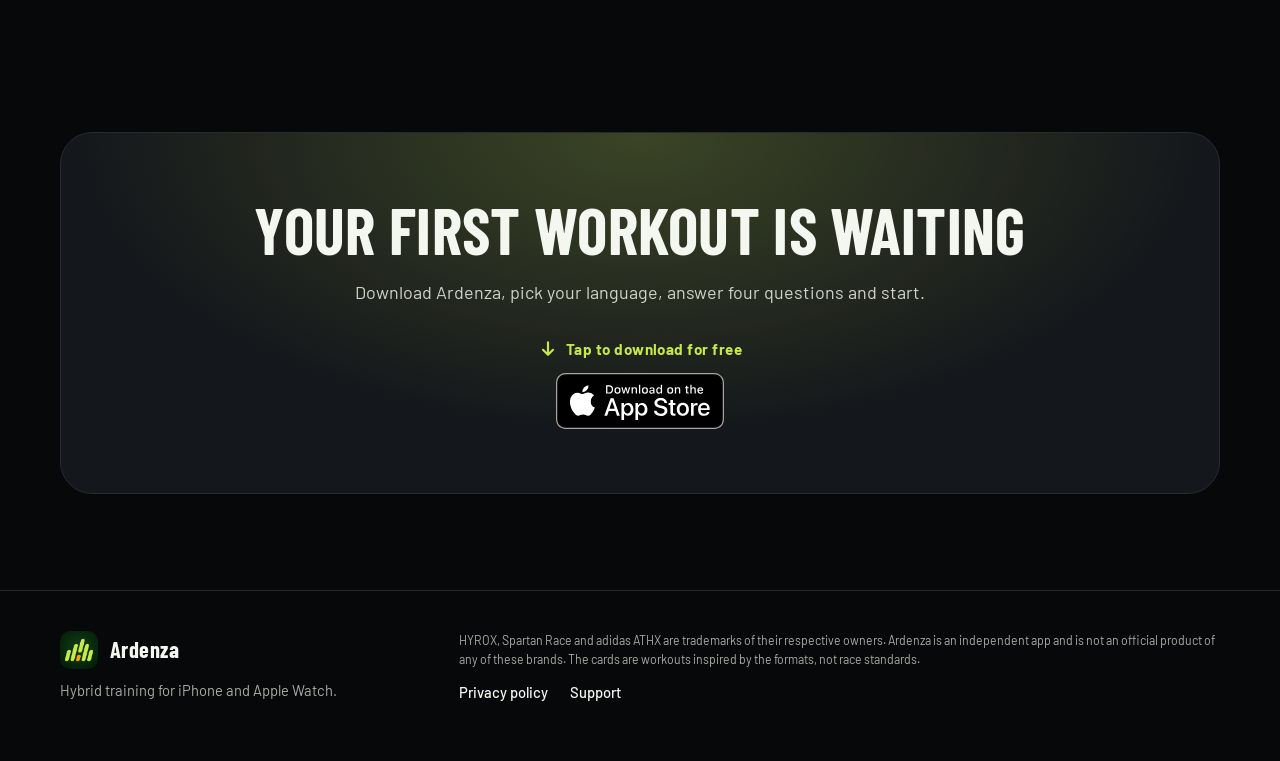
<file: en/index.html>
<!doctype html>
<html lang="en">
<head>
<meta charset="utf-8">
<meta name="viewport" content="width=device-width, initial-scale=1, viewport-fit=cover">
<title>Ardenza · Hybrid training: Hyrox, Spartan, Adidas ATHX · Free iPhone app</title>
<meta name="description" content="One free app to train free-form, custom, Hyrox, Spartan and Adidas ATHX. 98 guided cards, segment timer, Apple Watch. No account, works offline.">
<meta name="theme-color" content="#07080a">
<meta name="color-scheme" content="dark">
<meta name="robots" content="noindex">
<meta property="og:type" content="website">
<meta property="og:title" content="Ardenza · Hybrid training: Hyrox, Spartan, Adidas ATHX · Free iPhone app">
<meta property="og:description" content="One free app to train free-form, custom, Hyrox, Spartan and Adidas ATHX. 98 guided cards, segment timer, Apple Watch. No account, works offline.">
<link rel="icon" type="image/png" href="../assets/img/favicon.png">
<link rel="apple-touch-icon" href="../assets/img/icon.png">
<link rel="preconnect" href="https://fonts.googleapis.com">
<link rel="preconnect" href="https://fonts.gstatic.com" crossorigin>
<link href="https://fonts.googleapis.com/css2?family=Barlow+Condensed:wght@500;600;700&family=Barlow:wght@400;500;600;700&display=swap" rel="stylesheet">
<link rel="stylesheet" href="../assets/css/style.css">
</head>
<body>
<a class="skip" href="#main">Skip to content</a>

<header class="nav">
  <div class="wrap nav-in">
    <a class="brand" href="#top" aria-label="Ardenza"><img src="../assets/img/icon.png" width="38" height="38" alt="">Ardenza</a>
    <nav class="nav-links" aria-label="Home"><a href="#modes">Training</a><a href="#cards">Cards</a><a href="#custom">Custom</a><a href="#watch">Apple Watch</a><a href="#faq">FAQ</a></nav>
    <div class="nav-end">
      <a class="lang" href="../" hreflang="it" lang="it" title="Leggi questa pagina in italiano">IT</a>
      <span class="store store-sm"><a class="badge" data-store data-soon="Coming soon on the App Store" href="#" aria-label="Download on the App Store"><img src="../assets/img/app-store-badge-en.svg" alt="Download on the App Store" height="40" width="120" decoding="async"></a></span>
    </div>
  </div>
</header>

<main id="main">
<section class="hero" id="top">
  <div class="wrap hero-grid">
    <div>
      <span class="eyebrow rv">Free app · iPhone and Apple Watch</span>
      <h1 class="rv d1">Every hybrid workout. <em>One app.</em></h1>
      <p class="lead rv d2">Free, Custom, <strong class="hl">Hyrox, Spartan and Adidas ATHX</strong>: guided cards, a segment timer and Apple Watch. Free, no account, and it works offline.</p>
      <div class="cta-row rv d2">
        <span class="store store-lg"><span class="store-hint" data-store-hint hidden aria-hidden="true"><svg viewBox="0 0 24 24" fill="none" stroke="currentColor" stroke-width="2.6" stroke-linecap="round" stroke-linejoin="round" aria-hidden="true" focusable="false"><path d="M12 4v15m0 0-6-6m6 6 6-6"/></svg>Tap to download for free</span><a class="badge" data-store data-soon="Coming soon on the App Store" href="#" aria-label="Download on the App Store"><img src="../assets/img/app-store-badge-en.svg" alt="Download on the App Store" height="40" width="120" decoding="async"></a></span>
      </div>
      <ul class="chips rv d3"><li><svg viewBox="0 0 24 24" fill="none" stroke="currentColor" stroke-width="2" stroke-linecap="round" stroke-linejoin="round" aria-hidden="true" focusable="false"><path d="m5 12.5 4.5 4.5L19 7.5"/></svg>Free, no subscriptions</li><li><svg viewBox="0 0 24 24" fill="none" stroke="currentColor" stroke-width="2" stroke-linecap="round" stroke-linejoin="round" aria-hidden="true" focusable="false"><path d="m5 12.5 4.5 4.5L19 7.5"/></svg>No account</li><li><svg viewBox="0 0 24 24" fill="none" stroke="currentColor" stroke-width="2" stroke-linecap="round" stroke-linejoin="round" aria-hidden="true" focusable="false"><path d="m5 12.5 4.5 4.5L19 7.5"/></svg>Works offline</li><li><svg viewBox="0 0 24 24" fill="none" stroke="currentColor" stroke-width="2" stroke-linecap="round" stroke-linejoin="round" aria-hidden="true" focusable="false"><path d="m5 12.5 4.5 4.5L19 7.5"/></svg>Apple Watch optional</li></ul>
    </div>
    <div class="stage rv d2" aria-hidden="false">
      <div class="phone back"><img src="../assets/img/en/guidedSetup.png" width="720" height="1566" alt="Hyrox Guided gallery with filters for equipment, level and duration" decoding="async"></div>
      <div class="phone front"><img src="../assets/img/en/home.png" width="720" height="1566" alt="Ardenza Home in dark mode with races, trend and the Start workout button" fetchpriority="high" decoding="async"></div>
      <div class="watch"><img src="../assets/img/en/watch.png" width="520" height="620" alt="Apple Watch during a workout: segment, time, heart rate and Next button" decoding="async"></div>
    </div>
  </div>
</section>

<div class="strip" aria-hidden="true"><div class="wrap"><ul><li>Free</li><li>Custom</li><li>Hyrox</li><li>Spartan</li><li>Adidas ATHX</li></ul></div></div>

<section id="modes">
  <div class="wrap">
    <div class="sec-head rv"><span class="kicker">Five ways to train</span><h2>From free timer to race day</h2><p class="sec-lead">Pick how you train today. Same app, same summaries, one history.</p></div>
    <div class="modes"><article class="mode  rv d1"><span class="num" aria-hidden="true">01</span><div class="ico"><svg viewBox="0 0 24 24" fill="none" stroke="currentColor" stroke-width="2" stroke-linecap="round" stroke-linejoin="round" aria-hidden="true" focusable="false"><circle cx="12" cy="13.5" r="7.5"/><path d="M12 13.5V9.5M9.5 2.5h5M18.5 6l1.4-1.4"/></svg></div><h3>Free</h3><p>A free timer with splits. A segment stopwatch, manual or automatic, with sound cues.</p><span class="tag">Manual or automatic</span></article><article class="mode  rv d2"><span class="num" aria-hidden="true">02</span><div class="ico"><svg viewBox="0 0 24 24" fill="none" stroke="currentColor" stroke-width="2" stroke-linecap="round" stroke-linejoin="round" aria-hidden="true" focusable="false"><path d="M4 7h9m4 0h3M4 17h3m4 0h9M4 12h16"/><circle cx="15" cy="7" r="2"/><circle cx="9" cy="17" r="2"/></svg></div><h3>Custom</h3><p>Build your own cards, with or without a run in between, up to 40 exercises. Add your own exercises too.</p><span class="tag">Saved on your iPhone</span></article><article class="mode  rv d3"><span class="num" aria-hidden="true">03</span><div class="ico"><svg viewBox="0 0 24 24" fill="none" stroke="currentColor" stroke-width="2" stroke-linecap="round" stroke-linejoin="round" aria-hidden="true" focusable="false"><path d="M5 21V4m0 1.5h12l-2.5 4 2.5 4H5"/></svg></div><h3>Hyrox</h3><p>Race: 8 runs + 8 stations, as in the race. Guided: 50 circuits to train the stations.</p><span class="tag">Race and Guided</span></article><article class="mode wide rv d1"><span class="num" aria-hidden="true">04</span><div class="ico"><svg viewBox="0 0 24 24" fill="none" stroke="currentColor" stroke-width="2" stroke-linecap="round" stroke-linejoin="round" aria-hidden="true" focusable="false"><path d="m3 20 6.5-11 4 6.5 2-3L21 20H3Z"/></svg></div><h3>Spartan</h3><p>24 circuits of running, carries, grip and obstacles.</p><span class="tag">Spartan Guided</span></article><article class="mode wide rv d2"><span class="num" aria-hidden="true">05</span><div class="ico"><svg viewBox="0 0 24 24" fill="none" stroke="currentColor" stroke-width="2" stroke-linecap="round" stroke-linejoin="round" aria-hidden="true" focusable="false"><path d="M6.5 6.5v11m11-11v11M3.5 9.5v5M20.5 9.5v5M6.5 12h11"/></svg></div><h3>Adidas ATHX</h3><p>24 circuits of strength, endurance and MetCon X.</p><span class="tag">Adidas ATHX Guided</span></article></div>
  </div>
</section>

<section class="showcase" id="cards">
  <div class="wrap cards-layout">
    <div>
      <div class="rv"><span class="kicker">Guided cards</span><h2>98 circuits that adapt to you</h2><p class="sec-lead">Every card starts from the stations of the discipline. You choose equipment, level and duration: the exercises adapt.</p></div>
      <ul class="points rv d1"><li><span class="pi"><svg viewBox="0 0 24 24" fill="none" stroke="currentColor" stroke-width="2" stroke-linecap="round" stroke-linejoin="round" aria-hidden="true" focusable="false"><path d="M3 5h18l-7 8.5V20l-4-2v-4.5L3 5Z"/></svg></span><div><strong>Filter your way</strong><span>By equipment, level and duration. Equipment reorders the list, it never hides anything.</span></div></li><li><span class="pi"><svg viewBox="0 0 24 24" fill="none" stroke="currentColor" stroke-width="2" stroke-linecap="round" stroke-linejoin="round" aria-hidden="true" focusable="false"><path d="M4 8h13m0 0-3.5-3.5M17 8l-3.5 3.5M20 16H7m0 0 3.5-3.5M7 16l3.5 3.5"/></svg></span><div><strong>An alternative for every exercise</strong><span>The official equipment, up to three home alternatives, and always a bodyweight one.</span></div></li><li><span class="pi"><svg viewBox="0 0 24 24" fill="none" stroke="currentColor" stroke-width="2" stroke-linecap="round" stroke-linejoin="round" aria-hidden="true" focusable="false"><path d="M4.5 17a8.5 8.5 0 1 1 15 0"/><path d="m12 13 4-4.5"/></svg></span><div><strong>The level scales everything</strong><span>Reps, runs and time cap change between Beginner, Intermediate and Advanced.</span></div></li><li><span class="pi"><svg viewBox="0 0 24 24" fill="none" stroke="currentColor" stroke-width="2" stroke-linecap="round" stroke-linejoin="round" aria-hidden="true" focusable="false"><path d="M5 4.5A1.5 1.5 0 0 1 6.5 3H19v15H6.5A1.5 1.5 0 0 0 5 19.5v-15Z"/><path d="M5 19.5A1.5 1.5 0 0 0 6.5 21H19v-3"/></svg></span><div><strong>Instructions for every exercise</strong><span>Over 100 exercises with steps and tips.</span></div></li></ul>
      <div class="stats rv d2"><div class="stat"><b>98</b><span>guided cards</span></div><div class="stat"><b>100+</b><span>exercises with instructions</span></div><div class="stat"><b>3</b><span>levels</span></div></div>
    </div>
    <div class="carousel rv d1" role="region" aria-roledescription="carousel" aria-label="App screenshots">
      <div class="track" tabindex="0"><figure class="slide"><div class="phone "><img src="../assets/img/en/guidedSetup.png" width="720" height="1566" alt="Hyrox Guided gallery with filters for equipment, level and duration" loading="lazy" decoding="async"></div><figcaption>Hyrox Guided<small>50 circuits</small></figcaption></figure><figure class="slide"><div class="phone "><img src="../assets/img/en/spartanGallery.png" width="720" height="1566" alt="Spartan Guided gallery with 24 cards" loading="lazy" decoding="async"></div><figcaption>Spartan Guided<small>24 circuits</small></figcaption></figure><figure class="slide"><div class="phone "><img src="../assets/img/en/athxGallery.png" width="720" height="1566" alt="Adidas ATHX Guided gallery with 24 cards" loading="lazy" decoding="async"></div><figcaption>Adidas ATHX Guided<small>24 circuits</small></figcaption></figure><figure class="slide"><div class="phone "><img src="../assets/img/en/guidedPlan.png" width="720" height="1566" alt="A card detail with level, equipment, estimated duration and exercises with alternatives" loading="lazy" decoding="async"></div><figcaption>Card detail<small>level, equipment, alternatives</small></figcaption></figure><figure class="slide"><div class="phone "><img src="../assets/img/en/trainingMenu.png" width="720" height="1566" alt="Workouts menu with Free, Custom, Hyrox, Spartan and Adidas ATHX" loading="lazy" decoding="async"></div><figcaption>The Workouts menu<small>all in one place</small></figcaption></figure></div>
      <div class="car-ctl">
        <button type="button" data-prev aria-label="Previous"><svg viewBox="0 0 24 24" fill="none" stroke="currentColor" stroke-width="2" stroke-linecap="round" stroke-linejoin="round" aria-hidden="true" focusable="false"><path d="m14.5 5.5-6.5 6.5 6.5 6.5"/></svg></button>
        <button type="button" data-next aria-label="Next"><svg viewBox="0 0 24 24" fill="none" stroke="currentColor" stroke-width="2" stroke-linecap="round" stroke-linejoin="round" aria-hidden="true" focusable="false"><path d="m9.5 5.5 6.5 6.5-6.5 6.5"/></svg></button>
      </div>
    </div>
  </div>
</section>

<section id="custom">
  <div class="wrap split">
    <div class="media rv"><span class="glow"></span><div class="phone "><img src="../assets/img/en/customDetail.png" width="720" height="1566" alt="A custom card with a 400 m run and four exercises, one of them created by the user" loading="lazy" decoding="async"></div></div>
    <div class="rv d1">
      <span class="kicker">Custom</span><h2>Your cards. Your rules.</h2><p class="sec-lead">Build a circuit from the exercise library and your own exercises, save it and use it whenever you want.</p>
      <ul class="list"><li><svg viewBox="0 0 24 24" fill="none" stroke="currentColor" stroke-width="2" stroke-linecap="round" stroke-linejoin="round" aria-hidden="true" focusable="false"><path d="m5 12.5 4.5 4.5L19 7.5"/></svg><span>Hybrid: a run between exercises, or exercises only</span></li><li><svg viewBox="0 0 24 24" fill="none" stroke="currentColor" stroke-width="2" stroke-linecap="round" stroke-linejoin="round" aria-hidden="true" focusable="false"><path d="m5 12.5 4.5 4.5L19 7.5"/></svg><span>Up to 40 exercises per card, in reps, seconds or meters</span></li><li><svg viewBox="0 0 24 24" fill="none" stroke="currentColor" stroke-width="2" stroke-linecap="round" stroke-linejoin="round" aria-hidden="true" focusable="false"><path d="m5 12.5 4.5 4.5L19 7.5"/></svg><span>The time cap is only a reference: the app never stops you</span></li><li><svg viewBox="0 0 24 24" fill="none" stroke="currentColor" stroke-width="2" stroke-linecap="round" stroke-linejoin="round" aria-hidden="true" focusable="false"><path d="m5 12.5 4.5 4.5L19 7.5"/></svg><span>Create your own exercises, like “Bottle lunges”</span></li></ul>
    </div>
  </div>
</section>

<section id="watch" class="showcase">
  <div class="wrap split flip">
    <div class="media rv"><span class="glow"></span><div class="watch"><img src="../assets/img/en/watch.png" width="520" height="620" alt="Apple Watch during a workout: segment, time, heart rate and Next button" loading="lazy" decoding="async"></div></div>
    <div class="rv d1">
      <span class="kicker">Apple Watch</span><h2>Controls and heart rate on your wrist</h2><p class="sec-lead">Optional: the iPhone is enough for everything. With Apple Watch you move to the next segment, pause and see your heart rate without reaching for the phone.</p>
      <ul class="list"><li><svg viewBox="0 0 24 24" fill="none" stroke="currentColor" stroke-width="2" stroke-linecap="round" stroke-linejoin="round" aria-hidden="true" focusable="false"><path d="m5 12.5 4.5 4.5L19 7.5"/></svg><span>Segment, time and heart rate at a glance</span></li><li><svg viewBox="0 0 24 24" fill="none" stroke="currentColor" stroke-width="2" stroke-linecap="round" stroke-linejoin="round" aria-hidden="true" focusable="false"><path d="m5 12.5 4.5 4.5L19 7.5"/></svg><span>Next and pause right from your wrist</span></li><li><svg viewBox="0 0 24 24" fill="none" stroke="currentColor" stroke-width="2" stroke-linecap="round" stroke-linejoin="round" aria-hidden="true" focusable="false"><path d="m5 12.5 4.5 4.5L19 7.5"/></svg><span>Save the workout to Health, only if you want</span></li></ul>
    </div>
  </div>
</section>

<section>
  <div class="wrap split">
    <div class="media pair rv"><span class="glow"></span><div class="phone "><img src="../assets/img/en/results.png" width="720" height="1566" alt="Results list with All, Free, Hyrox, Spartan and ATHX filters" loading="lazy" decoding="async"></div><div class="phone "><img src="../assets/img/en/home.png" width="720" height="1566" alt="Ardenza Home in dark mode with races, trend and the Start workout button" loading="lazy" decoding="async"></div></div>
    <div class="rv d1">
      <span class="kicker">Results</span><h2>Everything in your history</h2><p class="sec-lead">Filter by Free, Hyrox, Spartan, ATHX or Custom. Every segment time, heart rate, favorites and the countdown to your races.</p>
      <ul class="list"><li><svg viewBox="0 0 24 24" fill="none" stroke="currentColor" stroke-width="2" stroke-linecap="round" stroke-linejoin="round" aria-hidden="true" focusable="false"><path d="m5 12.5 4.5 4.5L19 7.5"/></svg><span>A summary for every workout, even a stopped one</span></li><li><svg viewBox="0 0 24 24" fill="none" stroke="currentColor" stroke-width="2" stroke-linecap="round" stroke-linejoin="round" aria-hidden="true" focusable="false"><path d="m5 12.5 4.5 4.5L19 7.5"/></svg><span>Your races, with the days left</span></li><li><svg viewBox="0 0 24 24" fill="none" stroke="currentColor" stroke-width="2" stroke-linecap="round" stroke-linejoin="round" aria-hidden="true" focusable="false"><path d="m5 12.5 4.5 4.5L19 7.5"/></svg><span>Favorites always at hand</span></li></ul>
    </div>
  </div>
</section>

<section class="privacy">
  <div class="wrap">
    <div class="sec-head rv"><span class="kicker">Privacy</span><h2>It all stays with you</h2></div>
    <div class="p-grid"><div class="p-card rv"><svg viewBox="0 0 24 24" fill="none" stroke="currentColor" stroke-width="2" stroke-linecap="round" stroke-linejoin="round" aria-hidden="true" focusable="false"><circle cx="10" cy="8" r="3.5"/><path d="M3.5 20a6.5 6.5 0 0 1 13 0M17.5 8.5l4 4m0-4-4 4"/></svg><h3>No account</h3><p>No sign-up and no login: open the app and train.</p></div><div class="p-card rv"><svg viewBox="0 0 24 24" fill="none" stroke="currentColor" stroke-width="2" stroke-linecap="round" stroke-linejoin="round" aria-hidden="true" focusable="false"><rect x="7" y="2.5" width="10" height="19" rx="2.5"/><path d="M11 18.5h2"/></svg><h3>On your device</h3><p>Workouts and cards stay on your iPhone.</p></div><div class="p-card rv"><svg viewBox="0 0 24 24" fill="none" stroke="currentColor" stroke-width="2" stroke-linecap="round" stroke-linejoin="round" aria-hidden="true" focusable="false"><path d="M3 3l18 18M8.5 16.4a5 5 0 0 1 7 0M5 12.9a10 10 0 0 1 3.1-2M10.7 5.1A15 15 0 0 1 21 9M2 8.8A15 15 0 0 1 5.4 6.2M12 20h.01"/></svg><h3>Works offline</h3><p>Train anywhere, even without a connection.</p></div></div>
  </div>
</section>

<section id="faq">
  <div class="wrap">
    <div class="sec-head rv" style="text-align:center"><span class="kicker">FAQ</span><h2>Before you download</h2></div>
    <div class="faq rv"><details><summary>Is it really free?</summary><p>Yes. No subscription, no in-app purchases and no account.</p></details><details><summary>Do I need an Apple Watch?</summary><p>No. The iPhone is enough for everything; the Watch is optional.</p></details><details><summary>Does it work without a connection?</summary><p>Yes. Workouts, cards and history work offline.</p></details><details><summary>Which devices does it run on?</summary><p>iPhone with iOS 17 or later. The Apple Watch app needs watchOS 10.</p></details><details><summary>What is the difference between Hyrox Race and Hyrox Guided?</summary><p>Race follows the standard course: 8 runs and 8 stations, with distances and weights per division. Guided offers circuits to train the stations, even at home.</p></details><details><summary>Where does my data stay?</summary><p>On your device. If you want, you can export a workout to Health: it is your choice.</p></details><details><summary>Which languages are available?</summary><p>Italian and English. You choose on first launch.</p></details><details><summary>Is there a Shop?</summary><p>Yes: suggestions for equipment and accessories for each discipline, with links to Amazon.it. No purchases inside the app.</p></details><details><summary>Is Ardenza connected to Hyrox, Spartan or adidas?</summary><p>No. Ardenza is an independent app. HYROX, Spartan Race and adidas ATHX are trademarks of their respective owners, used here only to name the formats you can train.</p></details></div>
  </div>
</section>

<section class="final">
  <div class="wrap"><div class="box rv">
    <h2>Your first workout is waiting</h2>
    <p class="sec-lead">Download Ardenza, pick your language, answer four questions and start.</p>
    <div class="cta-row"><span class="store store-lg"><span class="store-hint" data-store-hint hidden aria-hidden="true"><svg viewBox="0 0 24 24" fill="none" stroke="currentColor" stroke-width="2.6" stroke-linecap="round" stroke-linejoin="round" aria-hidden="true" focusable="false"><path d="M12 4v15m0 0-6-6m6 6 6-6"/></svg>Tap to download for free</span><a class="badge" data-store data-soon="Coming soon on the App Store" href="#" aria-label="Download on the App Store"><img src="../assets/img/app-store-badge-en.svg" alt="Download on the App Store" height="40" width="120" decoding="async"></a></span></div>
  </div></div>
</section>
</main>

<footer>
  <div class="wrap foot">
    <div><a class="brand" href="#top"><img src="../assets/img/icon.png" width="38" height="38" alt="">Ardenza</a><p style="margin-top:10px">Hybrid training for iPhone and Apple Watch.</p></div>
    <div><small>HYROX, Spartan Race and adidas ATHX are trademarks of their respective owners. Ardenza is an independent app and is not an official product of any of these brands. The cards are workouts inspired by the formats, not race standards.</small><p class="foot-links" style="margin-top:12px"><a href="privacy/">Privacy policy</a><a href="support/">Support</a></p></div>
  </div>
</footer>

<script src="../assets/js/config.js"></script>
<script src="../assets/js/main.js"></script>
</body>
</html>
</file>
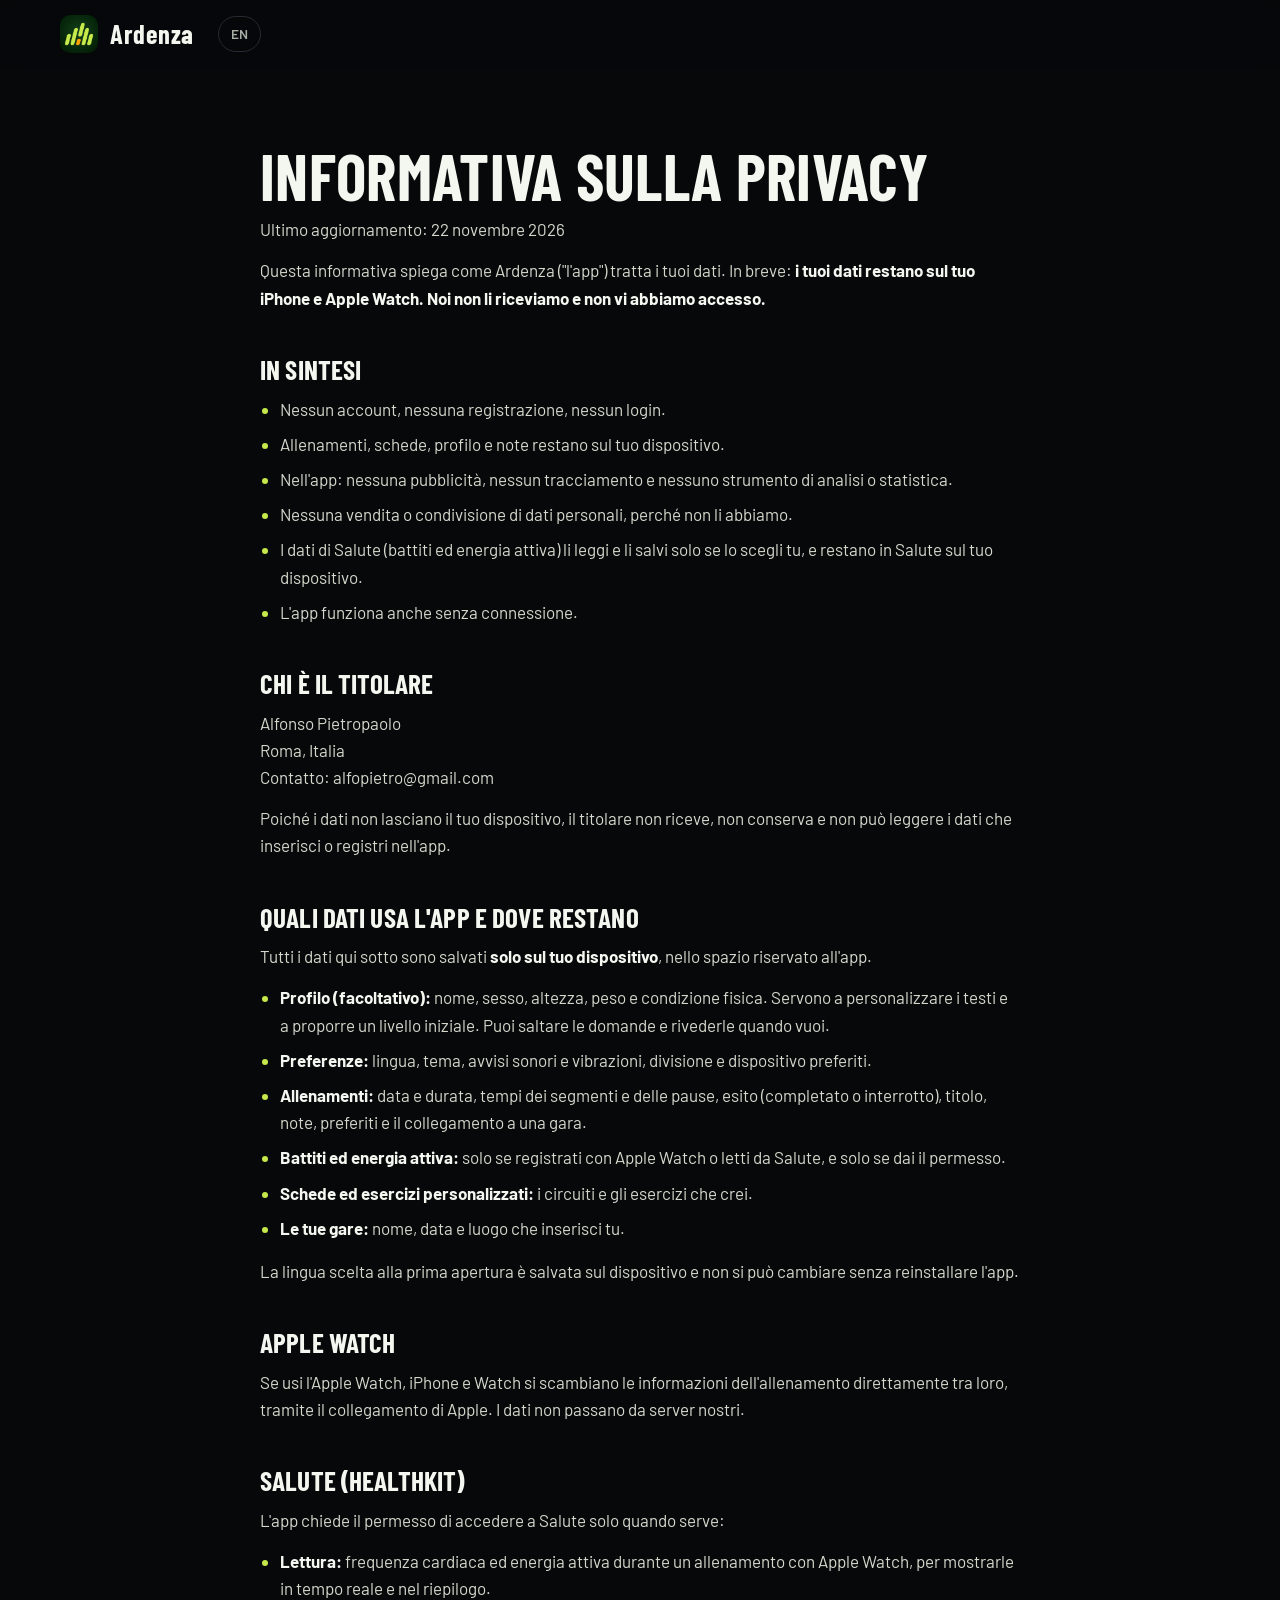
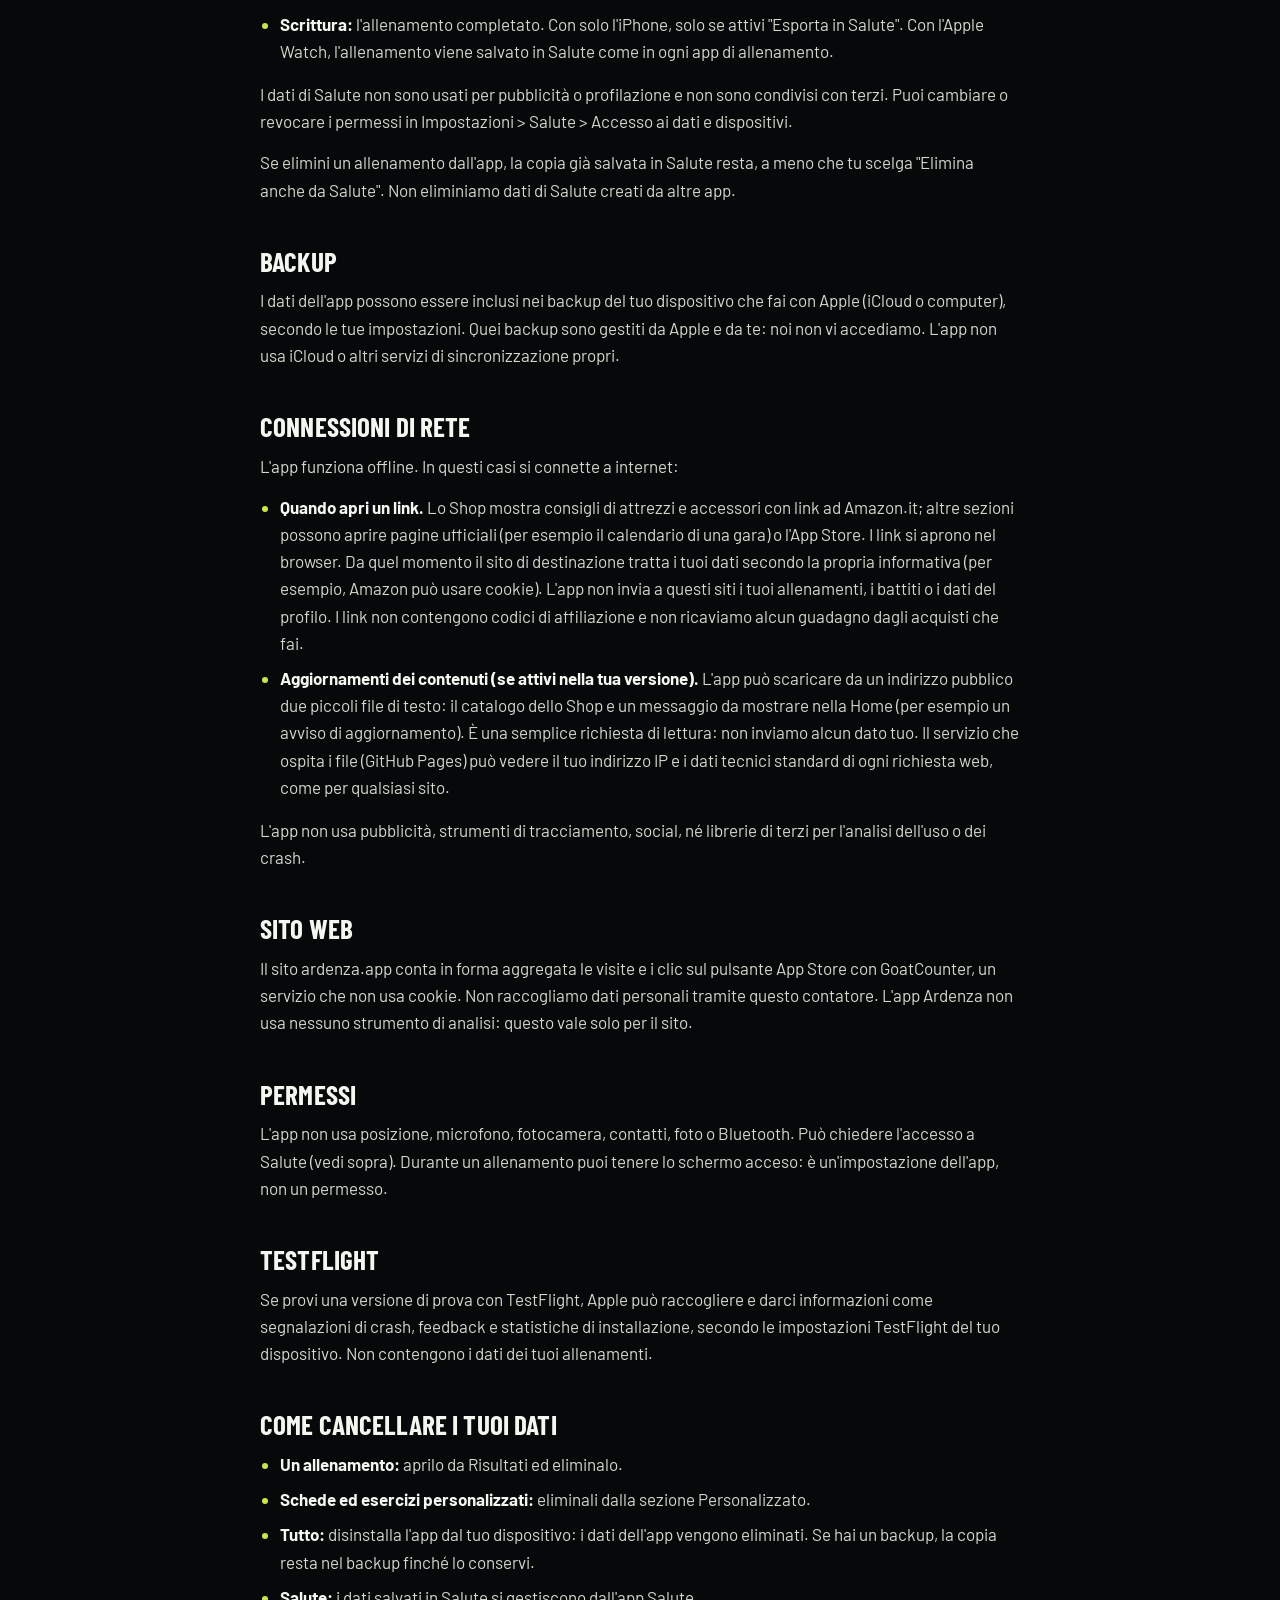
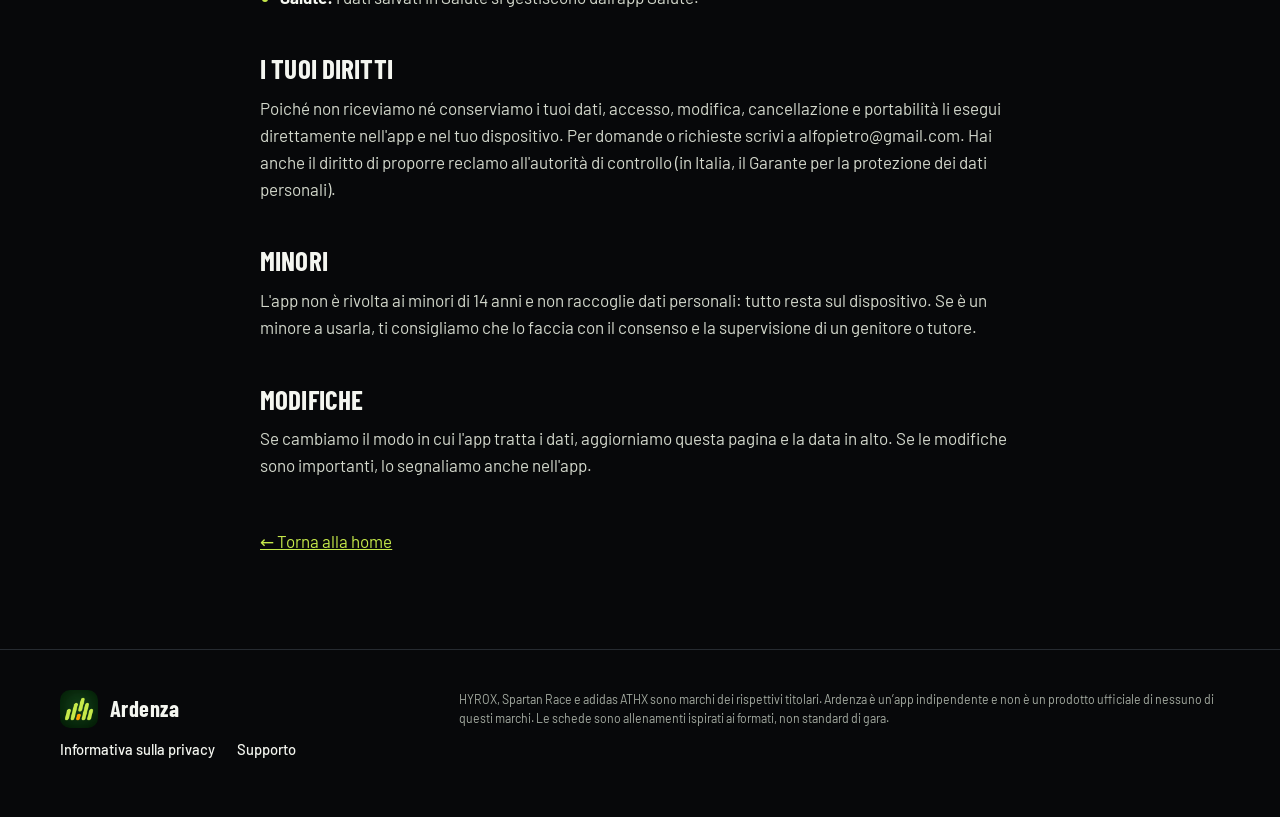
<file: privacy/index.html>
<!doctype html>
<html lang="it">
<head>
<meta charset="utf-8">
<meta name="viewport" content="width=device-width, initial-scale=1, viewport-fit=cover">
<title>Informativa sulla privacy · Ardenza</title>
<meta name="robots" content="noindex">
<meta name="theme-color" content="#07080a">
<meta name="color-scheme" content="dark">
<link rel="icon" type="image/png" href="../assets/img/favicon.png">
<link rel="preconnect" href="https://fonts.googleapis.com">
<link rel="preconnect" href="https://fonts.gstatic.com" crossorigin>
<link href="https://fonts.googleapis.com/css2?family=Barlow+Condensed:wght@500;600;700&family=Barlow:wght@400;500;600;700&display=swap" rel="stylesheet">
<link rel="stylesheet" href="../assets/css/style.css">
</head>
<body>
<a class="skip" href="#main">Vai al contenuto</a>
<header class="nav"><div class="wrap nav-in">
  <a class="brand" href="../" aria-label="Ardenza"><img src="../assets/img/icon.png" width="38" height="38" alt="">Ardenza</a>
  <div class="nav-end"><a class="lang" href="../en/privacy/" hreflang="en" lang="en">EN</a></div>
</div></header>
<main id="main"><div class="wrap doc">

<h1>Informativa sulla privacy</h1>
<p>Ultimo aggiornamento: 22 novembre 2026</p>
<p>Questa informativa spiega come Ardenza ("l'app") tratta i tuoi dati. In breve: <strong>i tuoi dati restano sul tuo iPhone e Apple Watch. Noi non li riceviamo e non vi abbiamo accesso.</strong></p>
<h2>In sintesi</h2>
<ul><li>Nessun account, nessuna registrazione, nessun login.</li><li>Allenamenti, schede, profilo e note restano sul tuo dispositivo.</li><li>Nell'app: nessuna pubblicità, nessun tracciamento e nessuno strumento di analisi o statistica.</li><li>Nessuna vendita o condivisione di dati personali, perché non li abbiamo.</li><li>I dati di Salute (battiti ed energia attiva) li leggi e li salvi solo se lo scegli tu, e restano in Salute sul tuo dispositivo.</li><li>L'app funziona anche senza connessione.</li></ul>
<h2>Chi è il titolare</h2>
<p>Alfonso Pietropaolo<br>Roma, Italia<br>Contatto: alfopietro@gmail.com</p>
<p>Poiché i dati non lasciano il tuo dispositivo, il titolare non riceve, non conserva e non può leggere i dati che inserisci o registri nell'app.</p>
<h2>Quali dati usa l'app e dove restano</h2>
<p>Tutti i dati qui sotto sono salvati <strong>solo sul tuo dispositivo</strong>, nello spazio riservato all'app.</p>
<ul><li><strong>Profilo (facoltativo):</strong> nome, sesso, altezza, peso e condizione fisica. Servono a personalizzare i testi e a proporre un livello iniziale. Puoi saltare le domande e rivederle quando vuoi.</li><li><strong>Preferenze:</strong> lingua, tema, avvisi sonori e vibrazioni, divisione e dispositivo preferiti.</li><li><strong>Allenamenti:</strong> data e durata, tempi dei segmenti e delle pause, esito (completato o interrotto), titolo, note, preferiti e il collegamento a una gara.</li><li><strong>Battiti ed energia attiva:</strong> solo se registrati con Apple Watch o letti da Salute, e solo se dai il permesso.</li><li><strong>Schede ed esercizi personalizzati:</strong> i circuiti e gli esercizi che crei.</li><li><strong>Le tue gare:</strong> nome, data e luogo che inserisci tu.</li></ul>
<p>La lingua scelta alla prima apertura è salvata sul dispositivo e non si può cambiare senza reinstallare l'app.</p>
<h2>Apple Watch</h2>
<p>Se usi l'Apple Watch, iPhone e Watch si scambiano le informazioni dell'allenamento direttamente tra loro, tramite il collegamento di Apple. I dati non passano da server nostri.</p>
<h2>Salute (HealthKit)</h2>
<p>L'app chiede il permesso di accedere a Salute solo quando serve:</p>
<ul><li><strong>Lettura:</strong> frequenza cardiaca ed energia attiva durante un allenamento con Apple Watch, per mostrarle in tempo reale e nel riepilogo.</li><li><strong>Scrittura:</strong> l'allenamento completato. Con solo l'iPhone, solo se attivi "Esporta in Salute". Con l'Apple Watch, l'allenamento viene salvato in Salute come in ogni app di allenamento.</li></ul>
<p>I dati di Salute non sono usati per pubblicità o profilazione e non sono condivisi con terzi. Puoi cambiare o revocare i permessi in Impostazioni &gt; Salute &gt; Accesso ai dati e dispositivi.</p>
<p>Se elimini un allenamento dall'app, la copia già salvata in Salute resta, a meno che tu scelga "Elimina anche da Salute". Non eliminiamo dati di Salute creati da altre app.</p>
<h2>Backup</h2>
<p>I dati dell'app possono essere inclusi nei backup del tuo dispositivo che fai con Apple (iCloud o computer), secondo le tue impostazioni. Quei backup sono gestiti da Apple e da te: noi non vi accediamo. L'app non usa iCloud o altri servizi di sincronizzazione propri.</p>
<h2>Connessioni di rete</h2>
<p>L'app funziona offline. In questi casi si connette a internet:</p>
<ul><li><strong>Quando apri un link.</strong> Lo Shop mostra consigli di attrezzi e accessori con link ad Amazon.it; altre sezioni possono aprire pagine ufficiali (per esempio il calendario di una gara) o l'App Store. I link si aprono nel browser. Da quel momento il sito di destinazione tratta i tuoi dati secondo la propria informativa (per esempio, Amazon può usare cookie). L'app non invia a questi siti i tuoi allenamenti, i battiti o i dati del profilo. I link non contengono codici di affiliazione e non ricaviamo alcun guadagno dagli acquisti che fai.</li><li><strong>Aggiornamenti dei contenuti (se attivi nella tua versione).</strong> L'app può scaricare da un indirizzo pubblico due piccoli file di testo: il catalogo dello Shop e un messaggio da mostrare nella Home (per esempio un avviso di aggiornamento). È una semplice richiesta di lettura: non inviamo alcun dato tuo. Il servizio che ospita i file (GitHub Pages) può vedere il tuo indirizzo IP e i dati tecnici standard di ogni richiesta web, come per qualsiasi sito.</li></ul>
<p>L'app non usa pubblicità, strumenti di tracciamento, social, né librerie di terzi per l'analisi dell'uso o dei crash.</p>
<h2>Sito web</h2>
<p>Il sito ardenza.app conta in forma aggregata le visite e i clic sul pulsante App Store con GoatCounter, un servizio che non usa cookie. Non raccogliamo dati personali tramite questo contatore. L'app Ardenza non usa nessuno strumento di analisi: questo vale solo per il sito.</p>
<h2>Permessi</h2>
<p>L'app non usa posizione, microfono, fotocamera, contatti, foto o Bluetooth. Può chiedere l'accesso a Salute (vedi sopra). Durante un allenamento puoi tenere lo schermo acceso: è un'impostazione dell'app, non un permesso.</p>
<h2>TestFlight</h2>
<p>Se provi una versione di prova con TestFlight, Apple può raccogliere e darci informazioni come segnalazioni di crash, feedback e statistiche di installazione, secondo le impostazioni TestFlight del tuo dispositivo. Non contengono i dati dei tuoi allenamenti.</p>
<h2>Come cancellare i tuoi dati</h2>
<ul><li><strong>Un allenamento:</strong> aprilo da Risultati ed eliminalo.</li><li><strong>Schede ed esercizi personalizzati:</strong> eliminali dalla sezione Personalizzato.</li><li><strong>Tutto:</strong> disinstalla l'app dal tuo dispositivo: i dati dell'app vengono eliminati. Se hai un backup, la copia resta nel backup finché lo conservi.</li><li><strong>Salute:</strong> i dati salvati in Salute si gestiscono dall'app Salute.</li></ul>
<h2>I tuoi diritti</h2>
<p>Poiché non riceviamo né conserviamo i tuoi dati, accesso, modifica, cancellazione e portabilità li esegui direttamente nell'app e nel tuo dispositivo. Per domande o richieste scrivi a alfopietro@gmail.com. Hai anche il diritto di proporre reclamo all'autorità di controllo (in Italia, il Garante per la protezione dei dati personali).</p>
<h2>Minori</h2>
<p>L'app non è rivolta ai minori di 14 anni e non raccoglie dati personali: tutto resta sul dispositivo. Se è un minore a usarla, ti consigliamo che lo faccia con il consenso e la supervisione di un genitore o tutore.</p>
<h2>Modifiche</h2>
<p>Se cambiamo il modo in cui l'app tratta i dati, aggiorniamo questa pagina e la data in alto. Se le modifiche sono importanti, lo segnaliamo anche nell'app.</p>
<p class="doc-back"><a href="../">&larr; Torna alla home</a></p>
</div></main>
<footer><div class="wrap foot"><div><a class="brand" href="../"><img src="../assets/img/icon.png" width="38" height="38" alt="">Ardenza</a><p class="foot-links" style="margin-top:10px"><a href="../privacy/">Informativa sulla privacy</a><a href="../supporto/">Supporto</a></p></div><small>HYROX, Spartan Race e adidas ATHX sono marchi dei rispettivi titolari. Ardenza è un’app indipendente e non è un prodotto ufficiale di nessuno di questi marchi. Le schede sono allenamenti ispirati ai formati, non standard di gara.</small></div></footer>
</body>
</html>
</file>
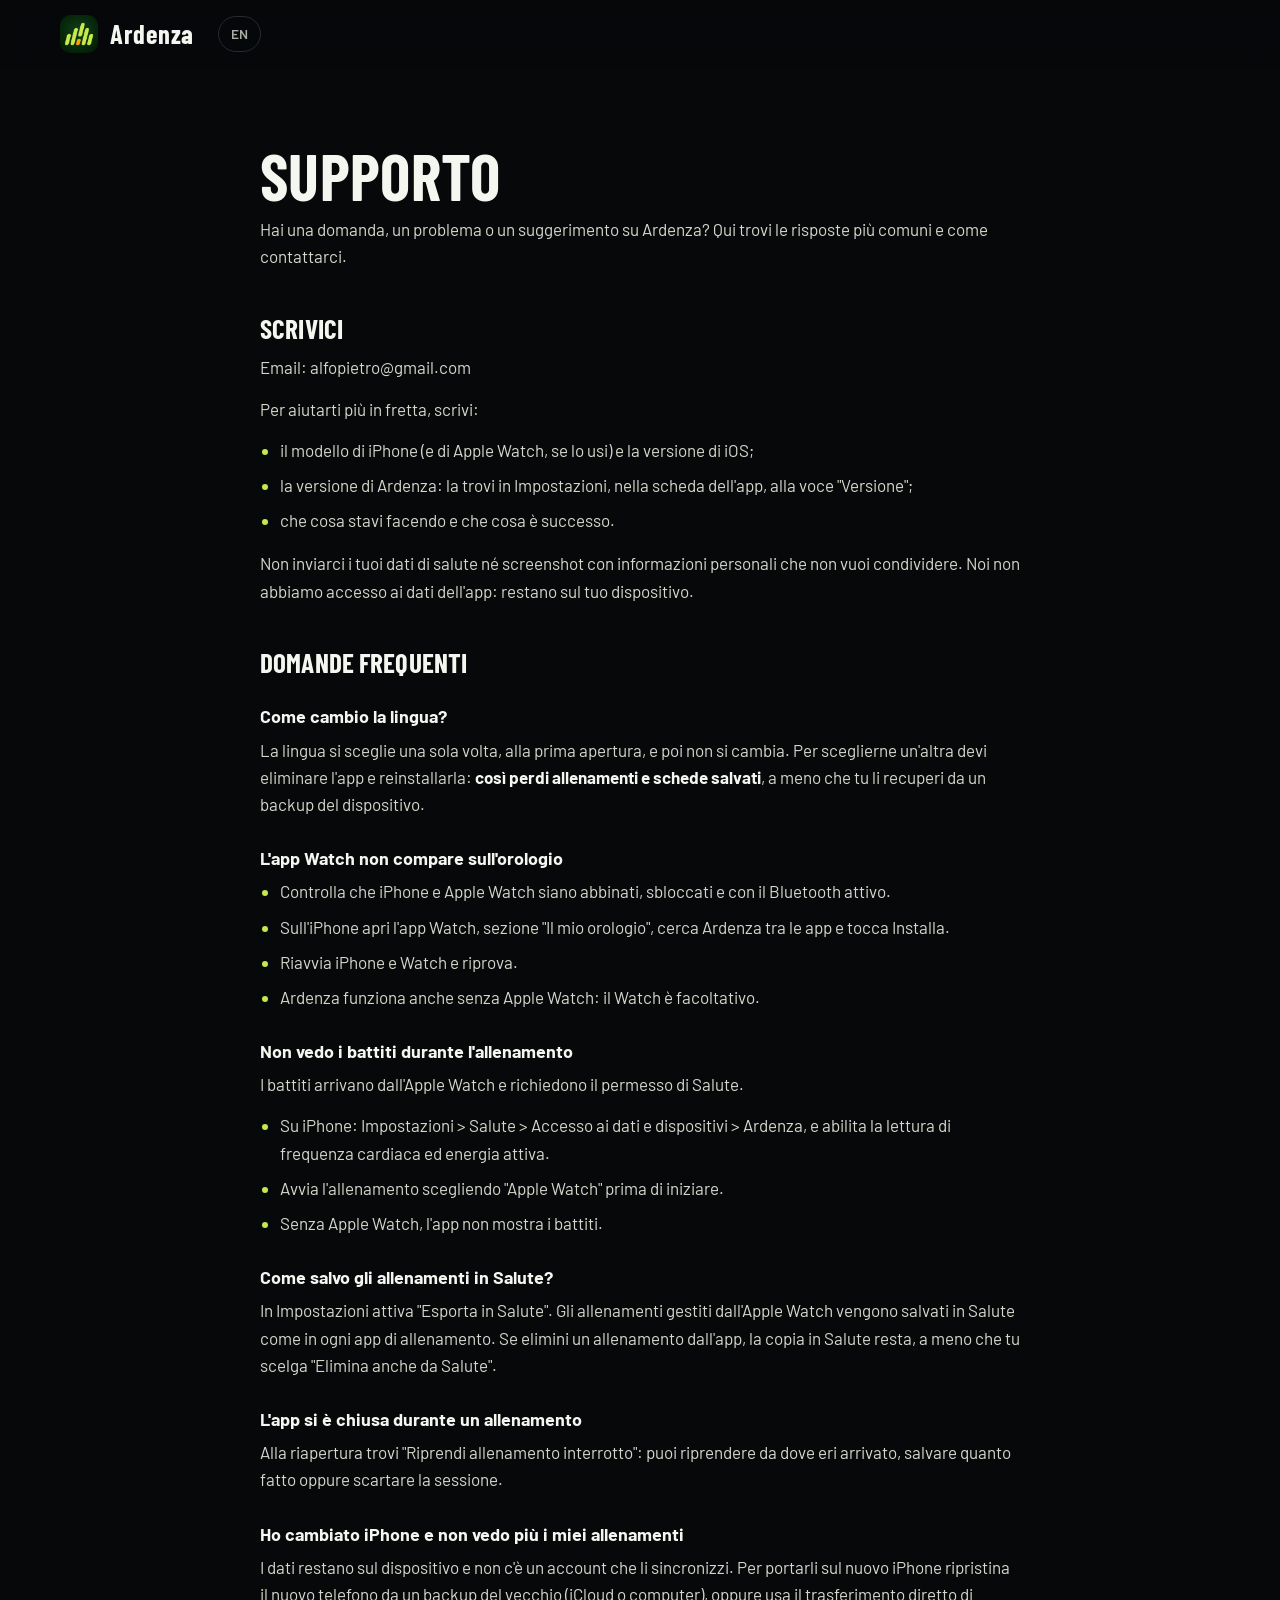
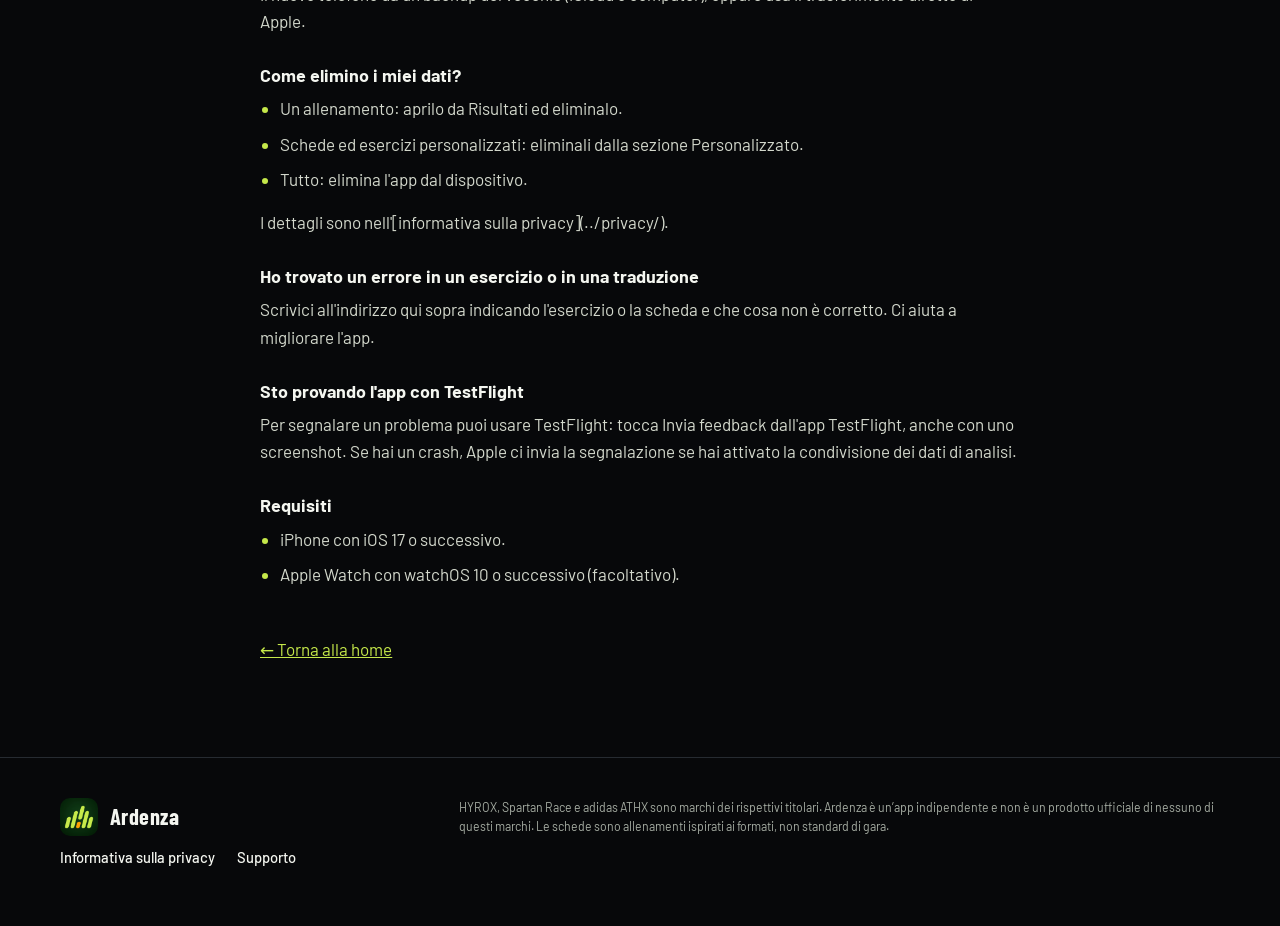
<file: supporto/index.html>
<!doctype html>
<html lang="it">
<head>
<meta charset="utf-8">
<meta name="viewport" content="width=device-width, initial-scale=1, viewport-fit=cover">
<title>Supporto · Ardenza</title>
<meta name="robots" content="noindex">
<meta name="theme-color" content="#07080a">
<meta name="color-scheme" content="dark">
<link rel="icon" type="image/png" href="../assets/img/favicon.png">
<link rel="preconnect" href="https://fonts.googleapis.com">
<link rel="preconnect" href="https://fonts.gstatic.com" crossorigin>
<link href="https://fonts.googleapis.com/css2?family=Barlow+Condensed:wght@500;600;700&family=Barlow:wght@400;500;600;700&display=swap" rel="stylesheet">
<link rel="stylesheet" href="../assets/css/style.css">
</head>
<body>
<a class="skip" href="#main">Vai al contenuto</a>
<header class="nav"><div class="wrap nav-in">
  <a class="brand" href="../" aria-label="Ardenza"><img src="../assets/img/icon.png" width="38" height="38" alt="">Ardenza</a>
  <div class="nav-end"><a class="lang" href="../en/support/" hreflang="en" lang="en">EN</a></div>
</div></header>
<main id="main"><div class="wrap doc">

<h1>Supporto</h1>
<p>Hai una domanda, un problema o un suggerimento su Ardenza? Qui trovi le risposte più comuni e come contattarci.</p>
<h2>Scrivici</h2>
<p>Email: alfopietro@gmail.com</p>
<p>Per aiutarti più in fretta, scrivi:</p>
<ul><li>il modello di iPhone (e di Apple Watch, se lo usi) e la versione di iOS;</li><li>la versione di Ardenza: la trovi in Impostazioni, nella scheda dell'app, alla voce "Versione";</li><li>che cosa stavi facendo e che cosa è successo.</li></ul>
<p>Non inviarci i tuoi dati di salute né screenshot con informazioni personali che non vuoi condividere. Noi non abbiamo accesso ai dati dell'app: restano sul tuo dispositivo.</p>
<h2>Domande frequenti</h2>
<h3>Come cambio la lingua?</h3>
<p>La lingua si sceglie una sola volta, alla prima apertura, e poi non si cambia. Per sceglierne un'altra devi eliminare l'app e reinstallarla: <strong>così perdi allenamenti e schede salvati</strong>, a meno che tu li recuperi da un backup del dispositivo.</p>
<h3>L'app Watch non compare sull'orologio</h3>
<ul><li>Controlla che iPhone e Apple Watch siano abbinati, sbloccati e con il Bluetooth attivo.</li><li>Sull'iPhone apri l'app Watch, sezione "Il mio orologio", cerca Ardenza tra le app e tocca Installa.</li><li>Riavvia iPhone e Watch e riprova.</li><li>Ardenza funziona anche senza Apple Watch: il Watch è facoltativo.</li></ul>
<h3>Non vedo i battiti durante l'allenamento</h3>
<p>I battiti arrivano dall'Apple Watch e richiedono il permesso di Salute.</p>
<ul><li>Su iPhone: Impostazioni &gt; Salute &gt; Accesso ai dati e dispositivi &gt; Ardenza, e abilita la lettura di frequenza cardiaca ed energia attiva.</li><li>Avvia l'allenamento scegliendo "Apple Watch" prima di iniziare.</li><li>Senza Apple Watch, l'app non mostra i battiti.</li></ul>
<h3>Come salvo gli allenamenti in Salute?</h3>
<p>In Impostazioni attiva "Esporta in Salute". Gli allenamenti gestiti dall'Apple Watch vengono salvati in Salute come in ogni app di allenamento. Se elimini un allenamento dall'app, la copia in Salute resta, a meno che tu scelga "Elimina anche da Salute".</p>
<h3>L'app si è chiusa durante un allenamento</h3>
<p>Alla riapertura trovi "Riprendi allenamento interrotto": puoi riprendere da dove eri arrivato, salvare quanto fatto oppure scartare la sessione.</p>
<h3>Ho cambiato iPhone e non vedo più i miei allenamenti</h3>
<p>I dati restano sul dispositivo e non c'è un account che li sincronizzi. Per portarli sul nuovo iPhone ripristina il nuovo telefono da un backup del vecchio (iCloud o computer), oppure usa il trasferimento diretto di Apple.</p>
<h3>Come elimino i miei dati?</h3>
<ul><li>Un allenamento: aprilo da Risultati ed eliminalo.</li><li>Schede ed esercizi personalizzati: eliminali dalla sezione Personalizzato.</li><li>Tutto: elimina l'app dal dispositivo.</li></ul>
<p>I dettagli sono nell'[informativa sulla privacy](../privacy/).</p>
<h3>Ho trovato un errore in un esercizio o in una traduzione</h3>
<p>Scrivici all'indirizzo qui sopra indicando l'esercizio o la scheda e che cosa non è corretto. Ci aiuta a migliorare l'app.</p>
<h3>Sto provando l'app con TestFlight</h3>
<p>Per segnalare un problema puoi usare TestFlight: tocca Invia feedback dall'app TestFlight, anche con uno screenshot. Se hai un crash, Apple ci invia la segnalazione se hai attivato la condivisione dei dati di analisi.</p>
<h3>Requisiti</h3>
<ul><li>iPhone con iOS 17 o successivo.</li><li>Apple Watch con watchOS 10 o successivo (facoltativo).</li></ul>
<p class="doc-back"><a href="../">&larr; Torna alla home</a></p>
</div></main>
<footer><div class="wrap foot"><div><a class="brand" href="../"><img src="../assets/img/icon.png" width="38" height="38" alt="">Ardenza</a><p class="foot-links" style="margin-top:10px"><a href="../privacy/">Informativa sulla privacy</a><a href="../supporto/">Supporto</a></p></div><small>HYROX, Spartan Race e adidas ATHX sono marchi dei rispettivi titolari. Ardenza è un’app indipendente e non è un prodotto ufficiale di nessuno di questi marchi. Le schede sono allenamenti ispirati ai formati, non standard di gara.</small></div></footer>
</body>
</html>
</file>
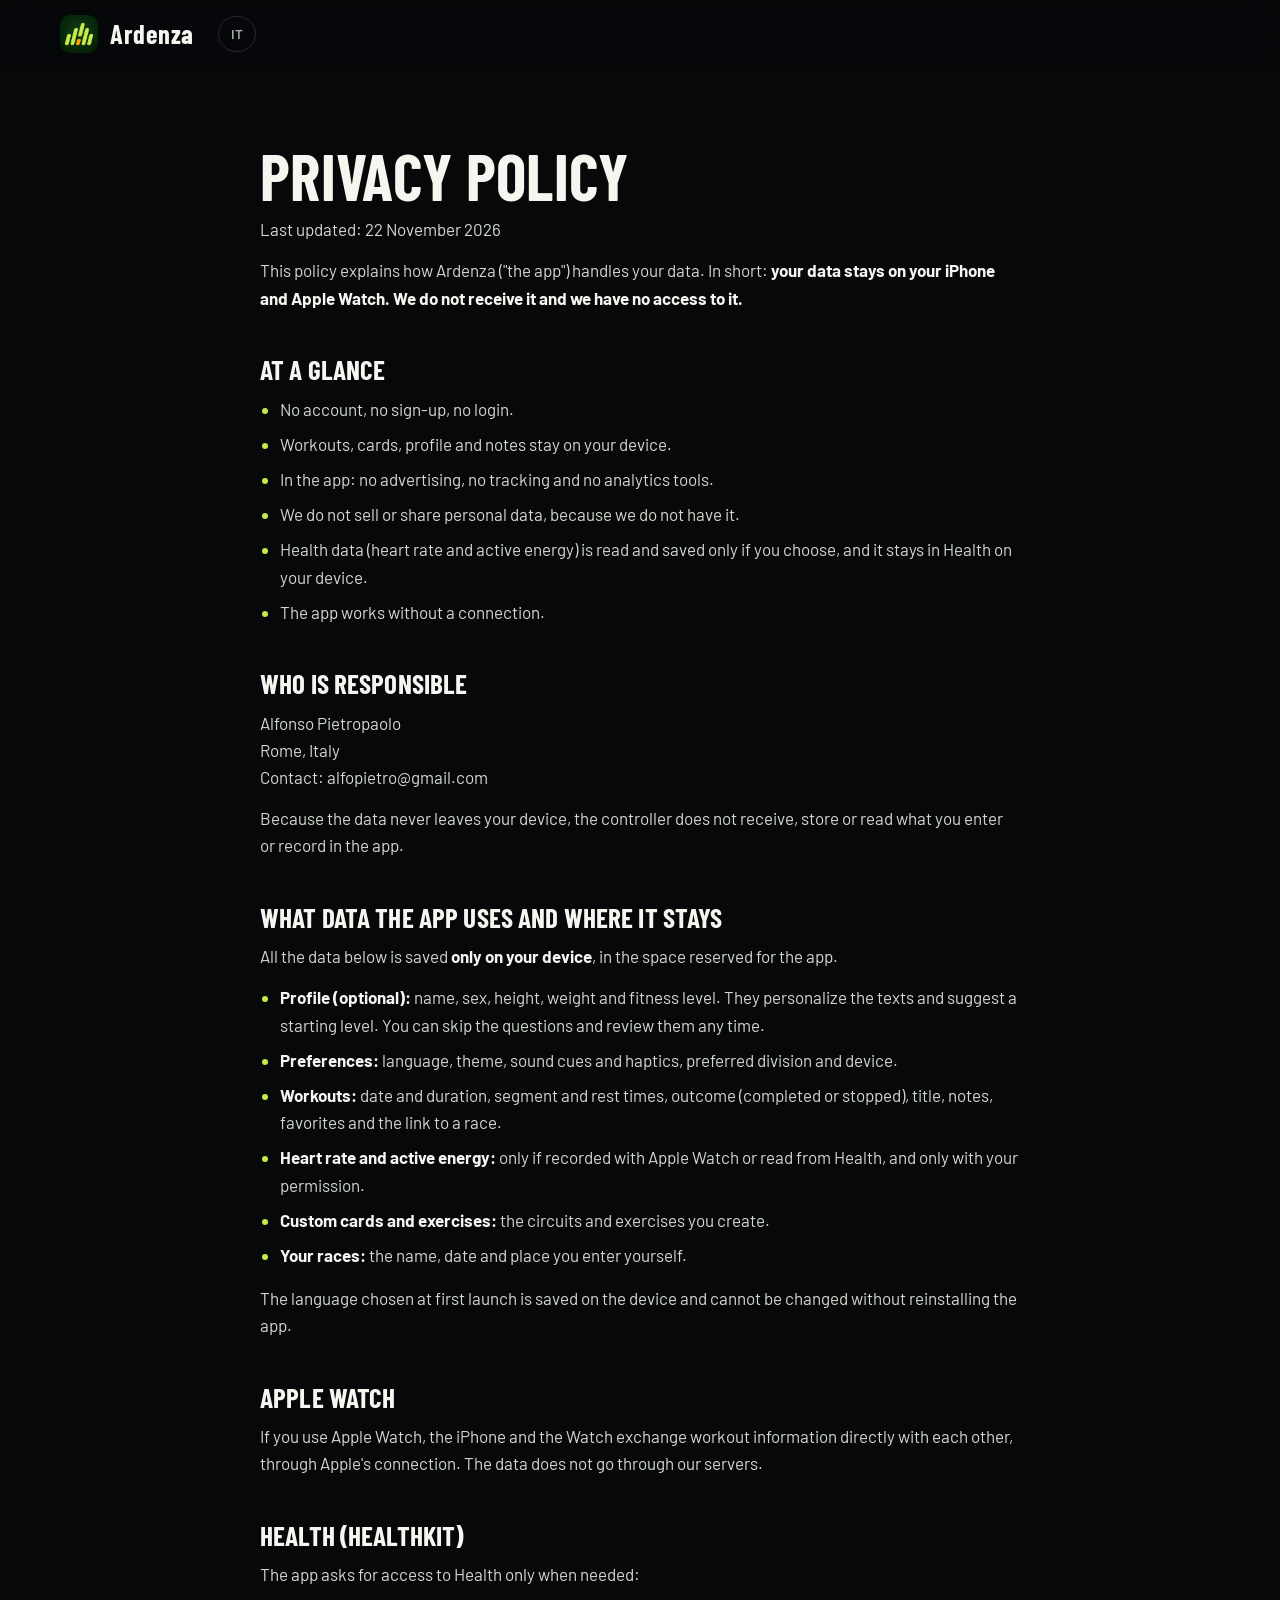
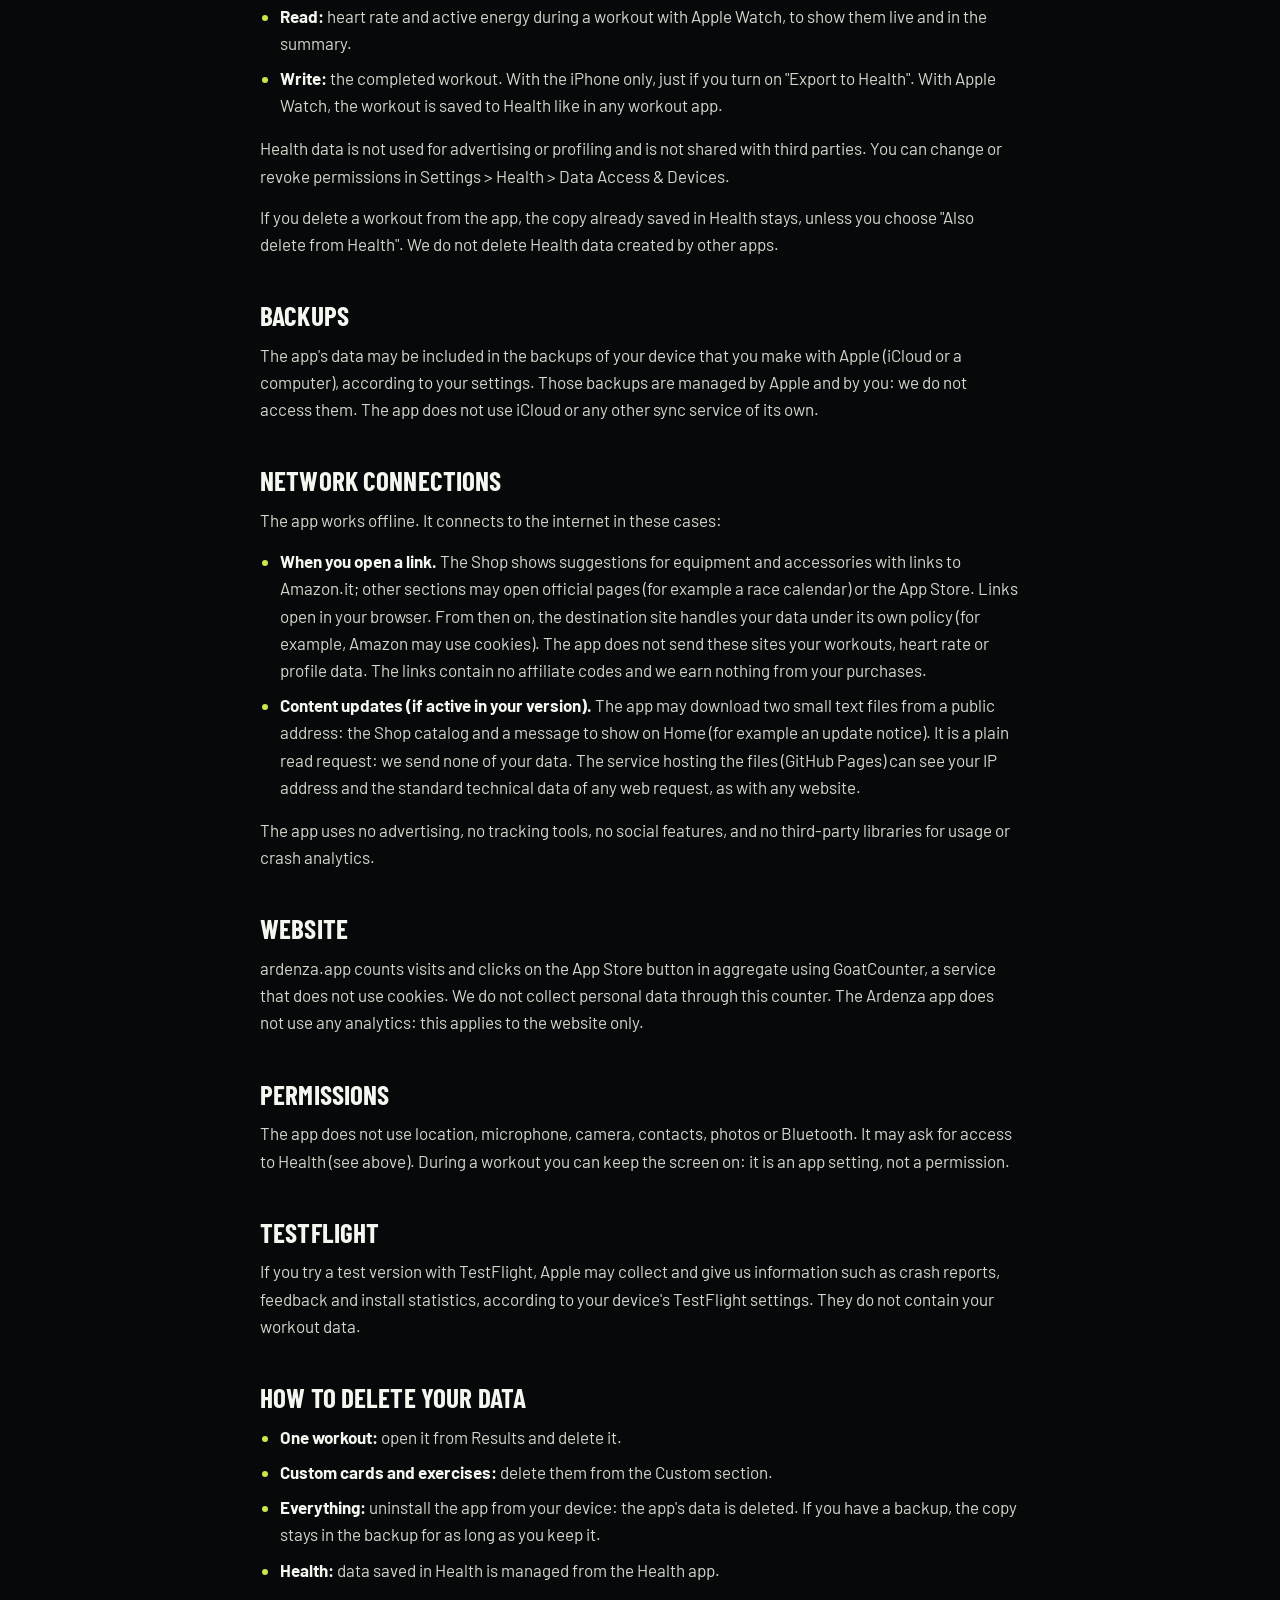
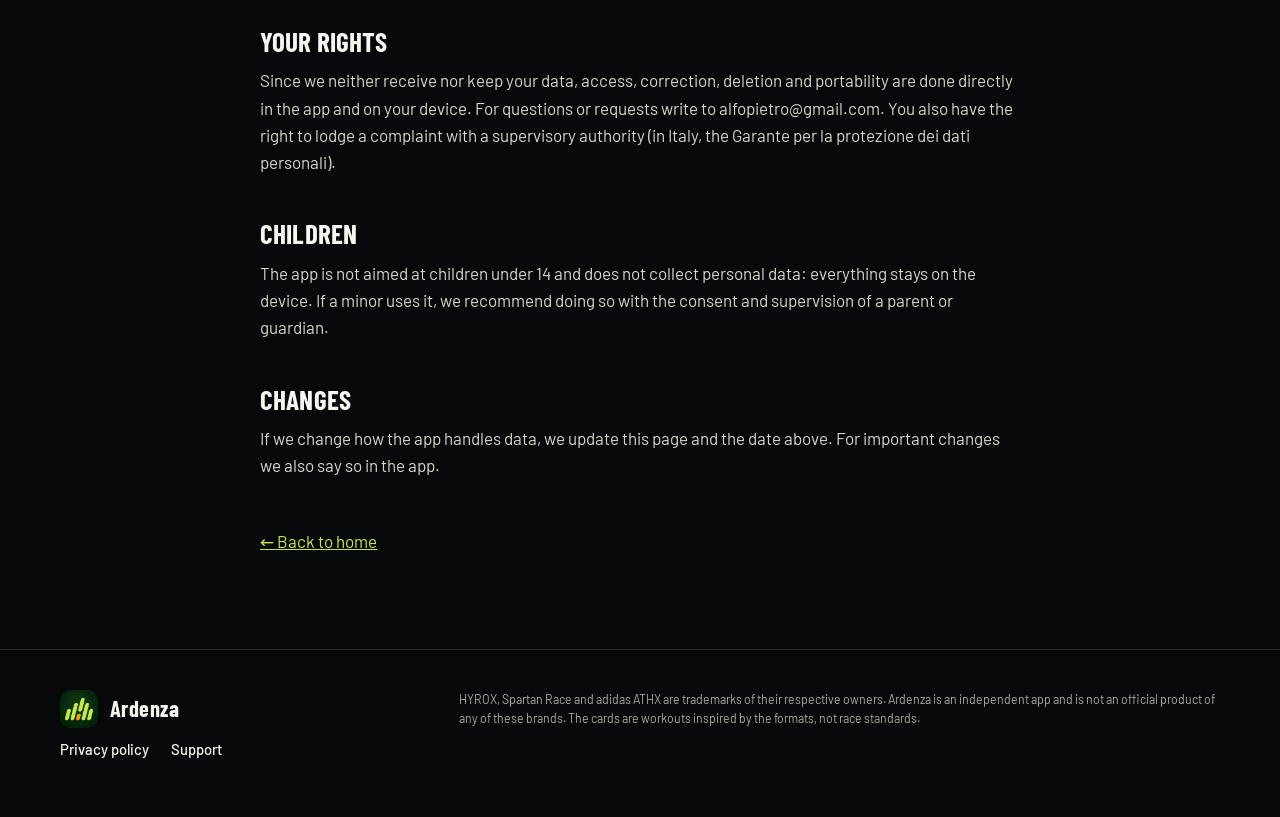
<file: en/privacy/index.html>
<!doctype html>
<html lang="en">
<head>
<meta charset="utf-8">
<meta name="viewport" content="width=device-width, initial-scale=1, viewport-fit=cover">
<title>Privacy policy · Ardenza</title>
<meta name="robots" content="noindex">
<meta name="theme-color" content="#07080a">
<meta name="color-scheme" content="dark">
<link rel="icon" type="image/png" href="../../assets/img/favicon.png">
<link rel="preconnect" href="https://fonts.googleapis.com">
<link rel="preconnect" href="https://fonts.gstatic.com" crossorigin>
<link href="https://fonts.googleapis.com/css2?family=Barlow+Condensed:wght@500;600;700&family=Barlow:wght@400;500;600;700&display=swap" rel="stylesheet">
<link rel="stylesheet" href="../../assets/css/style.css">
</head>
<body>
<a class="skip" href="#main">Skip to content</a>
<header class="nav"><div class="wrap nav-in">
  <a class="brand" href="../../en/" aria-label="Ardenza"><img src="../../assets/img/icon.png" width="38" height="38" alt="">Ardenza</a>
  <div class="nav-end"><a class="lang" href="../../privacy/" hreflang="it" lang="it">IT</a></div>
</div></header>
<main id="main"><div class="wrap doc">

<h1>Privacy policy</h1>
<p>Last updated: 22 November 2026</p>
<p>This policy explains how Ardenza ("the app") handles your data. In short: <strong>your data stays on your iPhone and Apple Watch. We do not receive it and we have no access to it.</strong></p>
<h2>At a glance</h2>
<ul><li>No account, no sign-up, no login.</li><li>Workouts, cards, profile and notes stay on your device.</li><li>In the app: no advertising, no tracking and no analytics tools.</li><li>We do not sell or share personal data, because we do not have it.</li><li>Health data (heart rate and active energy) is read and saved only if you choose, and it stays in Health on your device.</li><li>The app works without a connection.</li></ul>
<h2>Who is responsible</h2>
<p>Alfonso Pietropaolo<br>Rome, Italy<br>Contact: alfopietro@gmail.com</p>
<p>Because the data never leaves your device, the controller does not receive, store or read what you enter or record in the app.</p>
<h2>What data the app uses and where it stays</h2>
<p>All the data below is saved <strong>only on your device</strong>, in the space reserved for the app.</p>
<ul><li><strong>Profile (optional):</strong> name, sex, height, weight and fitness level. They personalize the texts and suggest a starting level. You can skip the questions and review them any time.</li><li><strong>Preferences:</strong> language, theme, sound cues and haptics, preferred division and device.</li><li><strong>Workouts:</strong> date and duration, segment and rest times, outcome (completed or stopped), title, notes, favorites and the link to a race.</li><li><strong>Heart rate and active energy:</strong> only if recorded with Apple Watch or read from Health, and only with your permission.</li><li><strong>Custom cards and exercises:</strong> the circuits and exercises you create.</li><li><strong>Your races:</strong> the name, date and place you enter yourself.</li></ul>
<p>The language chosen at first launch is saved on the device and cannot be changed without reinstalling the app.</p>
<h2>Apple Watch</h2>
<p>If you use Apple Watch, the iPhone and the Watch exchange workout information directly with each other, through Apple's connection. The data does not go through our servers.</p>
<h2>Health (HealthKit)</h2>
<p>The app asks for access to Health only when needed:</p>
<ul><li><strong>Read:</strong> heart rate and active energy during a workout with Apple Watch, to show them live and in the summary.</li><li><strong>Write:</strong> the completed workout. With the iPhone only, just if you turn on "Export to Health". With Apple Watch, the workout is saved to Health like in any workout app.</li></ul>
<p>Health data is not used for advertising or profiling and is not shared with third parties. You can change or revoke permissions in Settings &gt; Health &gt; Data Access &amp; Devices.</p>
<p>If you delete a workout from the app, the copy already saved in Health stays, unless you choose "Also delete from Health". We do not delete Health data created by other apps.</p>
<h2>Backups</h2>
<p>The app's data may be included in the backups of your device that you make with Apple (iCloud or a computer), according to your settings. Those backups are managed by Apple and by you: we do not access them. The app does not use iCloud or any other sync service of its own.</p>
<h2>Network connections</h2>
<p>The app works offline. It connects to the internet in these cases:</p>
<ul><li><strong>When you open a link.</strong> The Shop shows suggestions for equipment and accessories with links to Amazon.it; other sections may open official pages (for example a race calendar) or the App Store. Links open in your browser. From then on, the destination site handles your data under its own policy (for example, Amazon may use cookies). The app does not send these sites your workouts, heart rate or profile data. The links contain no affiliate codes and we earn nothing from your purchases.</li><li><strong>Content updates (if active in your version).</strong> The app may download two small text files from a public address: the Shop catalog and a message to show on Home (for example an update notice). It is a plain read request: we send none of your data. The service hosting the files (GitHub Pages) can see your IP address and the standard technical data of any web request, as with any website.</li></ul>
<p>The app uses no advertising, no tracking tools, no social features, and no third-party libraries for usage or crash analytics.</p>
<h2>Website</h2>
<p>ardenza.app counts visits and clicks on the App Store button in aggregate using GoatCounter, a service that does not use cookies. We do not collect personal data through this counter. The Ardenza app does not use any analytics: this applies to the website only.</p>
<h2>Permissions</h2>
<p>The app does not use location, microphone, camera, contacts, photos or Bluetooth. It may ask for access to Health (see above). During a workout you can keep the screen on: it is an app setting, not a permission.</p>
<h2>TestFlight</h2>
<p>If you try a test version with TestFlight, Apple may collect and give us information such as crash reports, feedback and install statistics, according to your device's TestFlight settings. They do not contain your workout data.</p>
<h2>How to delete your data</h2>
<ul><li><strong>One workout:</strong> open it from Results and delete it.</li><li><strong>Custom cards and exercises:</strong> delete them from the Custom section.</li><li><strong>Everything:</strong> uninstall the app from your device: the app's data is deleted. If you have a backup, the copy stays in the backup for as long as you keep it.</li><li><strong>Health:</strong> data saved in Health is managed from the Health app.</li></ul>
<h2>Your rights</h2>
<p>Since we neither receive nor keep your data, access, correction, deletion and portability are done directly in the app and on your device. For questions or requests write to alfopietro@gmail.com. You also have the right to lodge a complaint with a supervisory authority (in Italy, the Garante per la protezione dei dati personali).</p>
<h2>Children</h2>
<p>The app is not aimed at children under 14 and does not collect personal data: everything stays on the device. If a minor uses it, we recommend doing so with the consent and supervision of a parent or guardian.</p>
<h2>Changes</h2>
<p>If we change how the app handles data, we update this page and the date above. For important changes we also say so in the app.</p>
<p class="doc-back"><a href="../../en/">&larr; Back to home</a></p>
</div></main>
<footer><div class="wrap foot"><div><a class="brand" href="../../en/"><img src="../../assets/img/icon.png" width="38" height="38" alt="">Ardenza</a><p class="foot-links" style="margin-top:10px"><a href="../../en/privacy/">Privacy policy</a><a href="../../en/support/">Support</a></p></div><small>HYROX, Spartan Race and adidas ATHX are trademarks of their respective owners. Ardenza is an independent app and is not an official product of any of these brands. The cards are workouts inspired by the formats, not race standards.</small></div></footer>
</body>
</html>
</file>
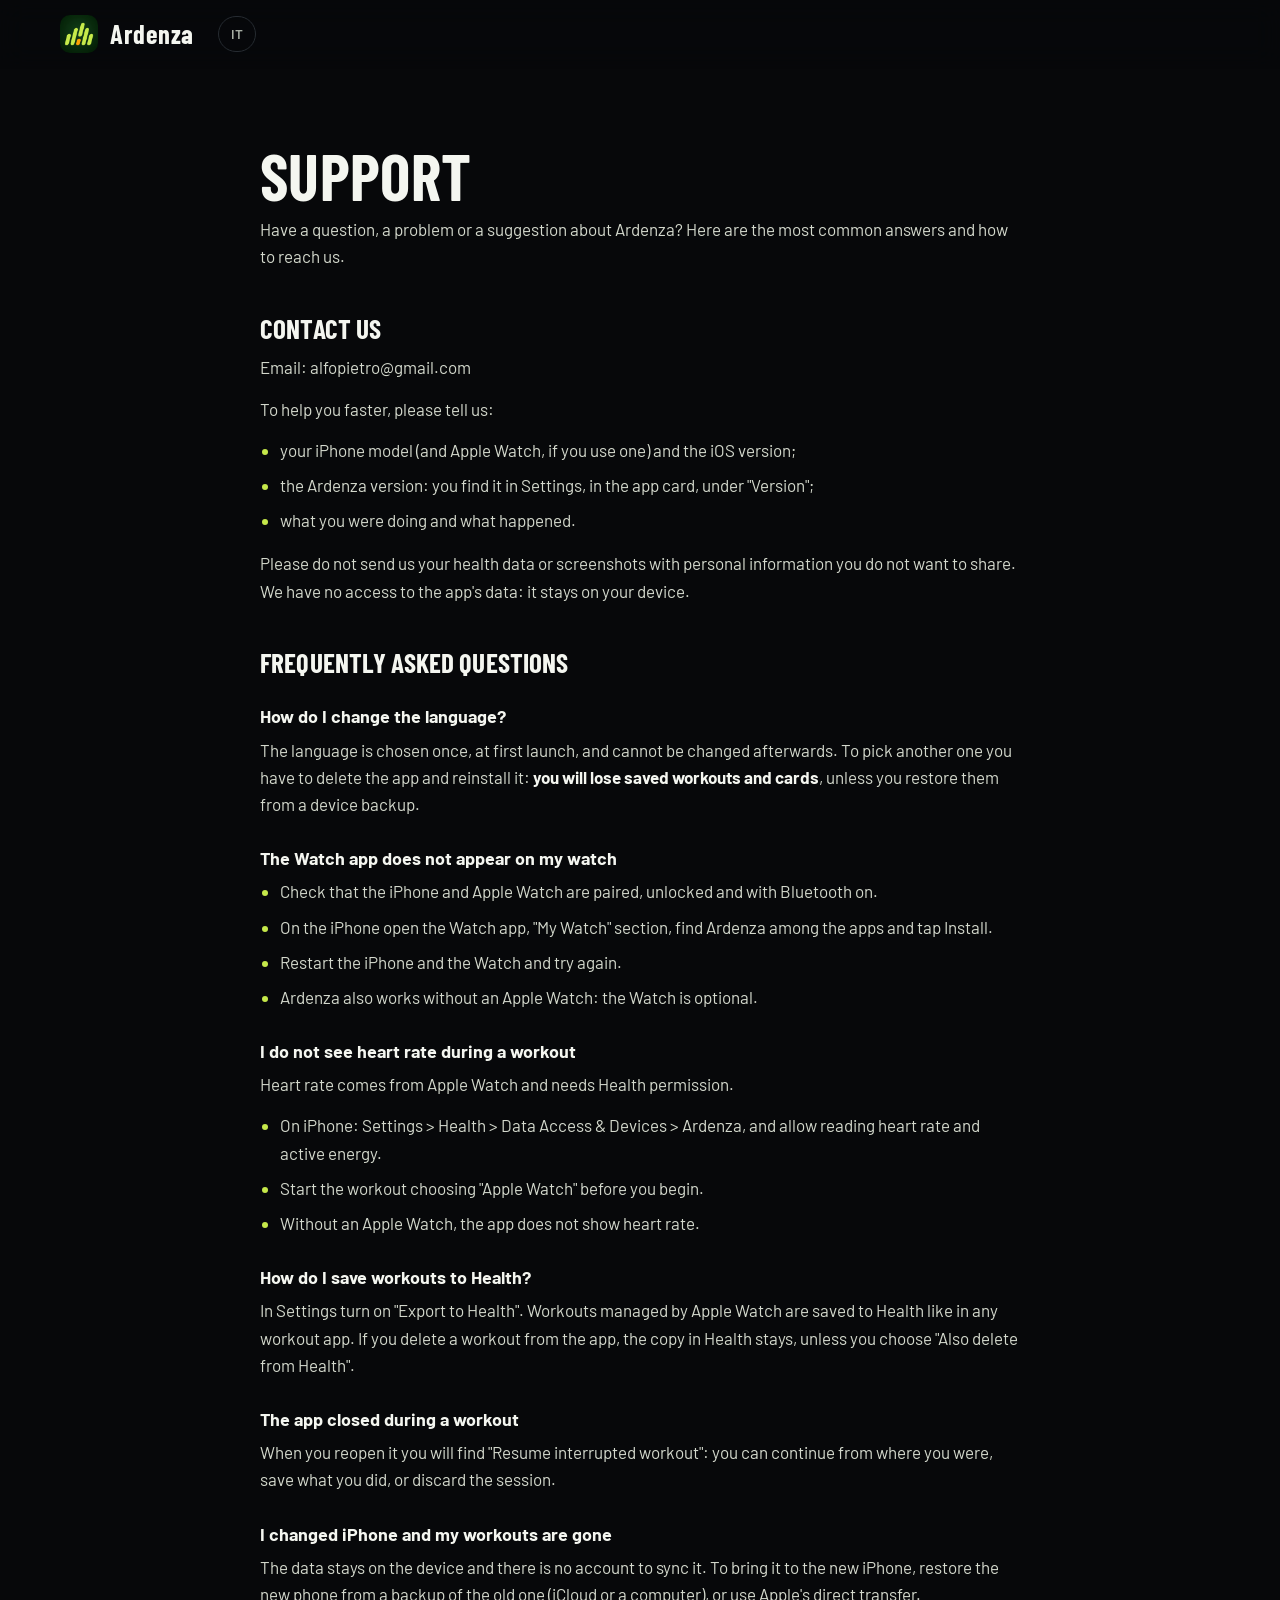
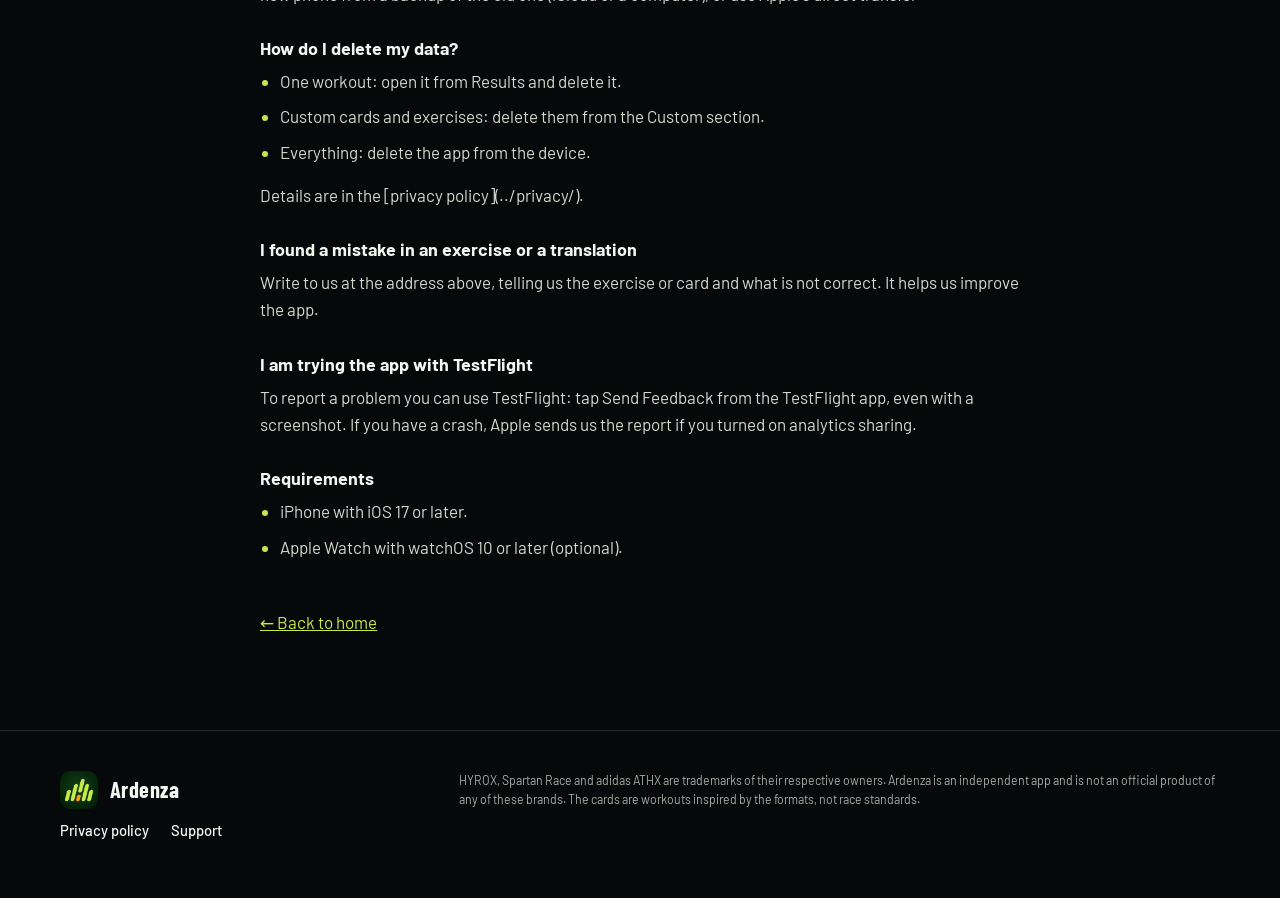
<file: en/support/index.html>
<!doctype html>
<html lang="en">
<head>
<meta charset="utf-8">
<meta name="viewport" content="width=device-width, initial-scale=1, viewport-fit=cover">
<title>Support · Ardenza</title>
<meta name="robots" content="noindex">
<meta name="theme-color" content="#07080a">
<meta name="color-scheme" content="dark">
<link rel="icon" type="image/png" href="../../assets/img/favicon.png">
<link rel="preconnect" href="https://fonts.googleapis.com">
<link rel="preconnect" href="https://fonts.gstatic.com" crossorigin>
<link href="https://fonts.googleapis.com/css2?family=Barlow+Condensed:wght@500;600;700&family=Barlow:wght@400;500;600;700&display=swap" rel="stylesheet">
<link rel="stylesheet" href="../../assets/css/style.css">
</head>
<body>
<a class="skip" href="#main">Skip to content</a>
<header class="nav"><div class="wrap nav-in">
  <a class="brand" href="../../en/" aria-label="Ardenza"><img src="../../assets/img/icon.png" width="38" height="38" alt="">Ardenza</a>
  <div class="nav-end"><a class="lang" href="../../supporto/" hreflang="it" lang="it">IT</a></div>
</div></header>
<main id="main"><div class="wrap doc">

<h1>Support</h1>
<p>Have a question, a problem or a suggestion about Ardenza? Here are the most common answers and how to reach us.</p>
<h2>Contact us</h2>
<p>Email: alfopietro@gmail.com</p>
<p>To help you faster, please tell us:</p>
<ul><li>your iPhone model (and Apple Watch, if you use one) and the iOS version;</li><li>the Ardenza version: you find it in Settings, in the app card, under "Version";</li><li>what you were doing and what happened.</li></ul>
<p>Please do not send us your health data or screenshots with personal information you do not want to share. We have no access to the app's data: it stays on your device.</p>
<h2>Frequently asked questions</h2>
<h3>How do I change the language?</h3>
<p>The language is chosen once, at first launch, and cannot be changed afterwards. To pick another one you have to delete the app and reinstall it: <strong>you will lose saved workouts and cards</strong>, unless you restore them from a device backup.</p>
<h3>The Watch app does not appear on my watch</h3>
<ul><li>Check that the iPhone and Apple Watch are paired, unlocked and with Bluetooth on.</li><li>On the iPhone open the Watch app, "My Watch" section, find Ardenza among the apps and tap Install.</li><li>Restart the iPhone and the Watch and try again.</li><li>Ardenza also works without an Apple Watch: the Watch is optional.</li></ul>
<h3>I do not see heart rate during a workout</h3>
<p>Heart rate comes from Apple Watch and needs Health permission.</p>
<ul><li>On iPhone: Settings &gt; Health &gt; Data Access &amp; Devices &gt; Ardenza, and allow reading heart rate and active energy.</li><li>Start the workout choosing "Apple Watch" before you begin.</li><li>Without an Apple Watch, the app does not show heart rate.</li></ul>
<h3>How do I save workouts to Health?</h3>
<p>In Settings turn on "Export to Health". Workouts managed by Apple Watch are saved to Health like in any workout app. If you delete a workout from the app, the copy in Health stays, unless you choose "Also delete from Health".</p>
<h3>The app closed during a workout</h3>
<p>When you reopen it you will find "Resume interrupted workout": you can continue from where you were, save what you did, or discard the session.</p>
<h3>I changed iPhone and my workouts are gone</h3>
<p>The data stays on the device and there is no account to sync it. To bring it to the new iPhone, restore the new phone from a backup of the old one (iCloud or a computer), or use Apple's direct transfer.</p>
<h3>How do I delete my data?</h3>
<ul><li>One workout: open it from Results and delete it.</li><li>Custom cards and exercises: delete them from the Custom section.</li><li>Everything: delete the app from the device.</li></ul>
<p>Details are in the [privacy policy](../privacy/).</p>
<h3>I found a mistake in an exercise or a translation</h3>
<p>Write to us at the address above, telling us the exercise or card and what is not correct. It helps us improve the app.</p>
<h3>I am trying the app with TestFlight</h3>
<p>To report a problem you can use TestFlight: tap Send Feedback from the TestFlight app, even with a screenshot. If you have a crash, Apple sends us the report if you turned on analytics sharing.</p>
<h3>Requirements</h3>
<ul><li>iPhone with iOS 17 or later.</li><li>Apple Watch with watchOS 10 or later (optional).</li></ul>
<p class="doc-back"><a href="../../en/">&larr; Back to home</a></p>
</div></main>
<footer><div class="wrap foot"><div><a class="brand" href="../../en/"><img src="../../assets/img/icon.png" width="38" height="38" alt="">Ardenza</a><p class="foot-links" style="margin-top:10px"><a href="../../en/privacy/">Privacy policy</a><a href="../../en/support/">Support</a></p></div><small>HYROX, Spartan Race and adidas ATHX are trademarks of their respective owners. Ardenza is an independent app and is not an official product of any of these brands. The cards are workouts inspired by the formats, not race standards.</small></div></footer>
</body>
</html>
</file>
<file: assets/css/style.css>
/* Ardenza landing — dark, lime accent. Tokens first; no raw colors below. */
:root {
  --bg: #07080a;
  --bg-raise: #0d0f12;
  --surface: #14171b;
  --surface-2: #1b1f24;
  --line: #262b31;
  --text: #f4f6f0;
  --muted: #a7aea4;
  --lime: #c5e84a;
  --lime-deep: #a9cc2e;
  --on-lime: #11160a;
  --orange: #ff9f0a;
  --radius: 22px;
  --radius-lg: 32px;
  --maxw: 1160px;
  --head: "Barlow Condensed", "Arial Narrow", system-ui, sans-serif;
  --body: "Barlow", system-ui, -apple-system, "Segoe UI", sans-serif;
  --ease: cubic-bezier(.2, .7, .2, 1);
}

*, *::before, *::after { box-sizing: border-box; }
html { scroll-behavior: smooth; -webkit-text-size-adjust: 100%; }
body {
  margin: 0;
  background: var(--bg);
  color: var(--text);
  font-family: var(--body);
  font-size: 1.0625rem;
  line-height: 1.6;
  -webkit-font-smoothing: antialiased;
  overflow-x: hidden;
}
img { max-width: 100%; display: block; }
a { color: inherit; }
h1, h2, h3 { font-family: var(--head); line-height: 1.02; margin: 0; letter-spacing: .005em; }
p { margin: 0; }
:focus-visible { outline: 3px solid var(--lime); outline-offset: 3px; border-radius: 8px; }
.skip { position: absolute; left: 16px; top: -60px; background: var(--lime); color: var(--on-lime); padding: 10px 16px; border-radius: 10px; font-weight: 700; z-index: 100; }
.skip:focus { top: 12px; }
.wrap { width: min(100% - 32px, var(--maxw)); margin-inline: auto; }
.sr { position: absolute; width: 1px; height: 1px; overflow: hidden; clip: rect(0 0 0 0); white-space: nowrap; }

/* ---------- Header ---------- */
.nav {
  position: sticky; top: 0; z-index: 50;
  background: color-mix(in srgb, var(--bg) 82%, transparent);
  backdrop-filter: saturate(160%) blur(14px);
  -webkit-backdrop-filter: saturate(160%) blur(14px);
  border-bottom: 1px solid transparent;
  transition: border-color .25s var(--ease);
}
.nav.scrolled { border-bottom-color: var(--line); }
.nav-in { display: flex; align-items: center; gap: 24px; min-height: 68px; }
.brand { display: flex; align-items: center; gap: 12px; text-decoration: none; font-family: var(--head); font-weight: 700; font-size: 1.65rem; letter-spacing: .02em; }
.brand img { width: 38px; height: 38px; border-radius: 10px; }
.nav-links { display: none; gap: 26px; margin-left: auto; align-items: center; }
.nav-links a { text-decoration: none; color: var(--muted); font-weight: 500; font-size: .98rem; transition: color .2s; }
.nav-links a:hover { color: var(--text); }
.nav-end { display: flex; align-items: center; gap: 10px; margin-left: auto; }
.lang { text-decoration: none; font-weight: 600; font-size: .85rem; color: var(--muted); border: 1px solid var(--line); border-radius: 999px; padding: 6px 12px; min-height: 36px; display: inline-flex; align-items: center; }
.lang:hover { color: var(--text); border-color: var(--muted); }
@media (min-width: 900px) { .nav-links { display: flex; } .nav-end { margin-left: 0; } }

/* ---------- Buttons ---------- */
.btn {
  display: inline-flex; align-items: center; justify-content: center; gap: 10px;
  min-height: 52px; padding: 0 26px; border-radius: 999px;
  font: 700 1.02rem/1 var(--body); text-decoration: none; cursor: pointer;
  border: 2px solid transparent;
  transition: transform .2s var(--ease), background .2s, border-color .2s, box-shadow .2s;
}
.btn svg { width: 20px; height: 20px; flex: none; }
.btn-primary { background: var(--lime); color: var(--on-lime); box-shadow: 0 10px 34px -10px rgba(197, 232, 74, .55); }
.btn-primary:hover { background: #d3f35c; transform: translateY(-2px); box-shadow: 0 16px 40px -10px rgba(197, 232, 74, .6); }
.btn-ghost { background: transparent; color: var(--text); border-color: var(--line); }
.btn-ghost:hover { border-color: var(--muted); transform: translateY(-2px); }
.btn-sm { min-height: 40px; padding: 0 18px; font-size: .92rem; }
.btn[aria-disabled="true"] { cursor: default; background: rgba(197, 232, 74, .10); color: var(--lime); box-shadow: none; border-color: rgba(197, 232, 74, .55); }
.btn[aria-disabled="true"]:hover { transform: none; background: rgba(197, 232, 74, .10); box-shadow: none; }
.nav .btn { display: none; }
@media (min-width: 560px) { .nav .btn { display: inline-flex; } }

/* ---------- Hero ---------- */
.hero { position: relative; padding: 56px 0 24px; isolation: isolate; }
.hero::before {
  content: ""; position: absolute; inset: -10% -20% auto -20%; height: 90%; z-index: -1;
  background:
    radial-gradient(60% 60% at 75% 28%, rgba(197, 232, 74, .20), transparent 70%),
    radial-gradient(40% 40% at 10% 10%, rgba(255, 159, 10, .08), transparent 70%);
}
.hero::after {
  content: ""; position: absolute; inset: 0; z-index: -1; opacity: .35;
  background-image: repeating-linear-gradient(115deg, transparent 0 46px, rgba(255, 255, 255, .025) 46px 47px);
  mask-image: linear-gradient(to bottom, #000 40%, transparent);
  -webkit-mask-image: linear-gradient(to bottom, #000 40%, transparent);
}
.hero-grid { display: grid; gap: 40px; align-items: center; }
.eyebrow { display: inline-flex; align-items: center; gap: 10px; font-weight: 600; font-size: .86rem; letter-spacing: .12em; text-transform: uppercase; color: var(--lime); }
.eyebrow::before { content: ""; width: 28px; height: 3px; background: var(--lime); border-radius: 3px; }
h1 { font-size: clamp(3.1rem, 11.5vw, 6.4rem); font-weight: 700; text-transform: uppercase; margin: 18px 0 20px; }
h1 em { font-style: normal; color: var(--lime); }
.lead { font-size: clamp(1.1rem, 2.4vw, 1.3rem); color: #d7dbd2; max-width: 34em; }
.cta-row { display: flex; flex-wrap: wrap; gap: 12px; margin-top: 30px; }
.chips { display: flex; flex-wrap: wrap; gap: 10px; margin: 30px 0 0; padding: 0; list-style: none; }
.chips li { display: inline-flex; align-items: center; gap: 8px; background: var(--surface); border: 1px solid var(--line); border-radius: 999px; padding: 8px 14px; font-weight: 500; font-size: .92rem; color: #dfe3d9; }
.chips svg { width: 16px; height: 16px; color: var(--lime); flex: none; }
.soon-note { margin-top: 10px; color: var(--muted); font-size: .9rem; }

.stage { position: relative; display: flex; justify-content: center; min-height: 460px; }
.stage .phone { position: relative; z-index: 2; }
.stage .phone.back { position: absolute; z-index: 1; right: 2%; top: 44px; width: 52%; transform: rotate(7deg); opacity: .95; }
.stage .phone.front { width: min(62%, 300px); transform: rotate(-3deg); }
.stage .watch { position: absolute; z-index: 3; left: 0; bottom: 8px; width: min(34%, 168px); transform: rotate(-5deg); }
@media (min-width: 560px) { .stage { min-height: 560px; } .stage .phone.front { width: 300px; } .stage .phone.back { width: 250px; right: 4%; top: 56px; } .stage .watch { width: 170px; left: 4%; } }
@media (min-width: 960px) {
  .hero { padding: 84px 0 40px; }
  .hero-grid { grid-template-columns: 1.08fr .92fr; gap: 56px; }
  .stage { min-height: 640px; }
  .stage .phone.front { width: 320px; }
  .stage .phone.back { width: 270px; right: 0; }
  .stage .watch { left: 0; width: 184px; }
}

/* ---------- Devices ---------- */
.phone {
  background: #000; border-radius: 46px; padding: 9px;
  border: 1px solid #2d3238;
  box-shadow: 0 0 0 2px #0a0b0d, 0 40px 80px -24px rgba(0, 0, 0, .9), 0 0 60px -20px rgba(197, 232, 74, .22);
}
.phone img { border-radius: 37px; width: 100%; height: auto; aspect-ratio: 1206 / 2622; }
.watch { background: #000; border-radius: 40px; padding: 7px; border: 1px solid #2d3238; box-shadow: 0 0 0 2px #0a0b0d, 0 30px 60px -20px rgba(0, 0, 0, .9); }
.watch img { border-radius: 33px; width: 100%; height: auto; aspect-ratio: 416 / 496; }

/* ---------- Sections ---------- */
section { padding: 84px 0; position: relative; }
.kicker { font-weight: 600; font-size: .86rem; letter-spacing: .14em; text-transform: uppercase; color: var(--lime); }
h2 { font-size: clamp(2.3rem, 6.4vw, 4rem); font-weight: 700; text-transform: uppercase; margin: 12px 0 16px; }
.sec-lead { color: #cfd4c9; max-width: 38em; font-size: 1.12rem; }
.sec-head { margin-bottom: 44px; }

/* Strip */
.strip { padding: 22px 0; border-block: 1px solid var(--line); background: var(--bg-raise); }
.strip ul { display: flex; flex-wrap: wrap; justify-content: center; align-items: center; gap: 6px 0; margin: 0; padding: 0; list-style: none; font-family: var(--head); font-weight: 600; font-size: clamp(1.25rem, 3.4vw, 1.8rem); text-transform: uppercase; letter-spacing: .06em; color: #cdd3c6; }
.strip li { display: inline-flex; align-items: center; }
.strip li:not(:last-child)::after { content: ""; width: 7px; height: 7px; background: var(--lime); border-radius: 50%; margin-inline: clamp(14px, 3vw, 34px); }

/* Modes */
.modes { display: grid; gap: 14px; grid-template-columns: 1fr; }
@media (min-width: 700px) { .modes { grid-template-columns: repeat(2, 1fr); } }
@media (min-width: 1040px) { .modes { grid-template-columns: repeat(6, 1fr); } .mode { grid-column: span 2; } .mode.wide { grid-column: span 3; } }
.mode {
  position: relative; background: var(--surface); border: 1px solid var(--line); border-radius: var(--radius);
  padding: 28px 26px 26px; overflow: hidden;
  transition: transform .3s var(--ease), border-color .3s;
}
.mode:hover { transform: translateY(-4px); border-color: #3a424a; }
.mode .ico { width: 52px; height: 52px; border-radius: 16px; background: rgba(197, 232, 74, .12); color: var(--lime); display: grid; place-items: center; margin-bottom: 20px; }
.mode .ico svg { width: 28px; height: 28px; }
.mode h3 { font-size: 1.9rem; text-transform: uppercase; margin-bottom: 10px; }
.mode p { color: #c3c9bc; }
.mode .tag { display: inline-block; margin-top: 16px; font-weight: 600; font-size: .82rem; letter-spacing: .08em; text-transform: uppercase; color: var(--lime); }
.mode .num { position: absolute; right: 22px; top: 8px; font-family: var(--head); font-weight: 700; font-size: 5.4rem; line-height: 1; color: rgba(255, 255, 255, .045); pointer-events: none; }

/* Showcase / carousel */
.showcase { background: var(--bg-raise); border-block: 1px solid var(--line); }
.cards-layout { display: grid; gap: 44px; align-items: center; }
.cards-layout > *, .split > *, .hero-grid > * { min-width: 0; }
@media (min-width: 960px) { .cards-layout { grid-template-columns: .9fr 1.1fr; gap: 64px; } }
.points { list-style: none; padding: 0; margin: 28px 0 0; display: grid; gap: 18px; }
.points li { display: grid; grid-template-columns: 44px 1fr; gap: 16px; align-items: start; }
.points .pi { width: 44px; height: 44px; border-radius: 14px; background: var(--surface-2); border: 1px solid var(--line); display: grid; place-items: center; color: var(--lime); }
.points svg { width: 22px; height: 22px; }
.points strong { display: block; font-size: 1.1rem; margin-bottom: 2px; }
.points span { color: #bfc5b8; font-size: 1rem; }
.stats { display: flex; flex-wrap: wrap; gap: 14px 40px; margin-top: 34px; }
.stat b { display: block; font-family: var(--head); font-size: 3.1rem; line-height: 1; color: var(--lime); }
.stat span { color: var(--muted); font-size: .95rem; }

.carousel { position: relative; }
.track { display: flex; gap: 18px; overflow-x: auto; scroll-snap-type: x mandatory; padding: 6px 4px 22px; scrollbar-width: none; -webkit-overflow-scrolling: touch; }
.track::-webkit-scrollbar { display: none; }
.slide { flex: 0 0 min(66%, 248px); scroll-snap-align: center; margin: 0; }
.slide figcaption { margin-top: 16px; text-align: center; font-weight: 600; color: #dfe3d9; font-size: .98rem; }
.slide figcaption small { display: block; font-weight: 400; color: var(--muted); font-size: .88rem; }
.car-ctl { display: flex; align-items: center; gap: 10px; justify-content: center; margin-top: 4px; }
.car-ctl button { width: 48px; height: 48px; border-radius: 50%; border: 1px solid var(--line); background: var(--surface); color: var(--text); cursor: pointer; display: grid; place-items: center; transition: border-color .2s, background .2s; }
.car-ctl button:hover { border-color: var(--lime); background: var(--surface-2); }
.car-ctl svg { width: 22px; height: 22px; }
@media (min-width: 1100px) { .slide { flex-basis: 256px; } }

/* Split sections */
.split { display: grid; gap: 48px; align-items: center; }
@media (min-width: 900px) { .split { grid-template-columns: 1fr 1fr; gap: 72px; } .split.flip .media { order: 2; } }
.media { display: flex; justify-content: center; position: relative; }
.media .phone { width: min(78%, 300px); }
.media .glow { position: absolute; inset: 10% 5%; background: radial-gradient(closest-side, rgba(197, 232, 74, .16), transparent); filter: blur(10px); z-index: -1; }
.media .watch { width: min(62%, 240px); }
.media.pair .phone { width: min(56%, 252px); }
.media.pair .phone + .phone { margin-left: -14%; margin-top: 56px; }
.list { list-style: none; padding: 0; margin: 26px 0 0; display: grid; gap: 12px; }
.list li { display: flex; gap: 12px; color: #d3d8cc; }
.list svg { width: 22px; height: 22px; color: var(--lime); flex: none; margin-top: 2px; }

/* Privacy band */
.privacy { background: linear-gradient(180deg, var(--bg-raise), var(--bg)); }
.p-grid { display: grid; gap: 14px; margin-top: 8px; }
@media (min-width: 760px) { .p-grid { grid-template-columns: repeat(3, 1fr); } }
.p-card { background: var(--surface); border: 1px solid var(--line); border-radius: var(--radius); padding: 26px; }
.p-card svg { width: 30px; height: 30px; color: var(--lime); margin-bottom: 16px; }
.p-card h3 { font-size: 1.6rem; text-transform: uppercase; margin-bottom: 8px; }
.p-card p { color: #c3c9bc; }

/* FAQ */
.faq { max-width: 820px; margin-inline: auto; }
details { border-bottom: 1px solid var(--line); }
summary { list-style: none; cursor: pointer; padding: 22px 0; display: flex; justify-content: space-between; align-items: center; gap: 20px; font-weight: 600; font-size: 1.12rem; min-height: 44px; }
summary::-webkit-details-marker { display: none; }
summary::after { content: ""; width: 12px; height: 12px; border-right: 2.5px solid var(--lime); border-bottom: 2.5px solid var(--lime); transform: rotate(45deg) translateY(-3px); transition: transform .25s var(--ease); flex: none; }
details[open] summary::after { transform: rotate(-135deg); }
details p { color: #c3c9bc; padding: 0 0 24px; max-width: 46em; }

/* Final CTA */
.final { text-align: center; padding: 96px 0; }
.final .box {
  border-radius: var(--radius-lg); padding: 64px 24px; position: relative; overflow: hidden; isolation: isolate;
  background: radial-gradient(70% 120% at 50% 0%, rgba(197, 232, 74, .22), transparent 70%), var(--surface);
  border: 1px solid var(--line);
}
.final h2 { margin-top: 0; }
.final .sec-lead { margin-inline: auto; }
.final .cta-row { justify-content: center; }

/* Footer */
footer { border-top: 1px solid var(--line); padding: 40px 0 56px; color: var(--muted); font-size: .92rem; }
.foot { display: grid; gap: 22px; }
@media (min-width: 800px) { .foot { grid-template-columns: 1fr auto; align-items: start; } }
footer .brand { font-size: 1.4rem; color: var(--text); }
footer small { display: block; max-width: 62em; line-height: 1.55; }

/* Reveal */
.rv { opacity: 0; transform: translateY(24px); transition: opacity .7s var(--ease), transform .7s var(--ease); }
.rv.in { opacity: 1; transform: none; }
.rv.d1 { transition-delay: .08s; } .rv.d2 { transition-delay: .16s; } .rv.d3 { transition-delay: .24s; }
@media (prefers-reduced-motion: reduce) {
  html { scroll-behavior: auto; }
  .rv { opacity: 1; transform: none; transition: none; }
  .btn, .mode { transition: none; }
  .stage .phone, .stage .watch { transform: none; }
}

/* Document pages (privacy) */
.doc { max-width: 760px; padding: 56px 0 80px; }
.doc h1 { font-size: clamp(2.6rem, 8vw, 4rem); text-transform: uppercase; margin-bottom: 8px; }
.doc h2 { font-size: 1.7rem; text-transform: uppercase; margin: 44px 0 12px; }
.doc p { color: #d3d8cc; margin: 0 0 14px; }
.doc ul { color: #d3d8cc; padding-left: 1.2em; margin: 0 0 16px; display: grid; gap: 8px; }
.doc li::marker { color: var(--lime); }
.doc a { color: var(--lime); }
.doc strong { color: var(--text); }
.doc mark { background: rgba(255, 159, 10, .22); color: #ffd9a1; border-radius: 6px; padding: 1px 6px; }
.doc .draft { background: rgba(255, 159, 10, .12); border: 1px solid rgba(255, 159, 10, .5); color: #ffd9a1; border-radius: var(--radius); padding: 14px 18px; margin-bottom: 28px; font-weight: 500; }
.doc-back { margin-top: 48px !important; }

/* Official App Store badge: unmodified artwork, clear space = 1/4 of its height, never below 40px high */
.store { display: inline-flex; align-items: center; gap: 14px; }
.badge { display: inline-block; line-height: 0; padding: 0; border-radius: 9px; transition: transform .2s var(--ease), filter .2s; }
.badge img { height: 56px; width: auto; display: block; }
.store-sm .badge img { height: 40px; }
.badge:not(.is-soon):hover { transform: translateY(-2px); filter: drop-shadow(0 10px 24px rgba(197, 232, 74, .35)); }
.badge.is-soon { opacity: .55; cursor: default; }
.soon-chip { font-weight: 600; font-size: .8rem; letter-spacing: .06em; text-transform: uppercase; color: var(--lime); border: 1px solid rgba(197, 232, 74, .5); border-radius: 999px; padding: 6px 12px; white-space: nowrap; background: rgba(197, 232, 74, .08); }
.store-sm .soon-chip { display: none; }
@media (max-width: 420px) { .store-lg { flex-wrap: wrap; } }
.final .store { justify-content: center; }
/* Invito al clic: il badge può sembrare un banner. Freccia che indica il badge e un alone leggero (spenti con "riduci movimento"). */
.store-lg { flex-direction: column; align-items: flex-start; gap: 12px; }
.final .store-lg { align-items: center; }
.store-hint { display: inline-flex; align-items: center; gap: 8px; font-weight: 700; font-size: .95rem; letter-spacing: .03em; color: var(--lime); }
.store-hint[hidden] { display: none; }
.store-hint svg { width: 20px; height: 20px; flex: none; animation: nudge 1.4s ease-in-out infinite; }
.badge:not(.is-soon) { animation: glow 2.6s ease-in-out infinite; }
@keyframes nudge { 0%, 100% { transform: translateY(0); } 50% { transform: translateY(5px); } }
@keyframes glow { 0%, 100% { box-shadow: 0 0 0 0 rgba(197, 232, 74, 0); } 50% { box-shadow: 0 0 0 7px rgba(197, 232, 74, .30); } }
@media (prefers-reduced-motion: reduce) { .store-hint svg, .badge:not(.is-soon) { animation: none; } }

/* Highlighted disciplines in the hero text */
.lead .hl { color: var(--lime); font-weight: 600; background: linear-gradient(transparent 82%, rgba(197, 232, 74, .35) 82%); padding-bottom: 1px; }

.foot-links { display: flex; flex-wrap: wrap; gap: 6px 22px; }
.foot-links a { color: var(--text); text-decoration: none; font-weight: 500; }
.foot-links a:hover { color: var(--lime); text-decoration: underline; }
.doc h3 { font-family: var(--body); font-size: 1.12rem; font-weight: 700; text-transform: none; letter-spacing: 0; line-height: 1.35; margin: 28px 0 8px; color: var(--text); }

/* Mobile: the App Store badge sits right under the headline, visible without scrolling. */
@media (max-width: 959px) {
  .hero { padding-top: 28px; }
  .hero-copy { display: flex; flex-direction: column; align-items: flex-start; }
  .hero-copy h1 { order: 2; margin: 14px 0 0; }
  .hero-copy .cta-row { order: 3; margin: 20px 0 22px; }
  .hero-copy .lead { order: 4; }
  .hero-copy .chips { order: 5; }
  .hero-copy .eyebrow { order: 1; }
}
</file>
